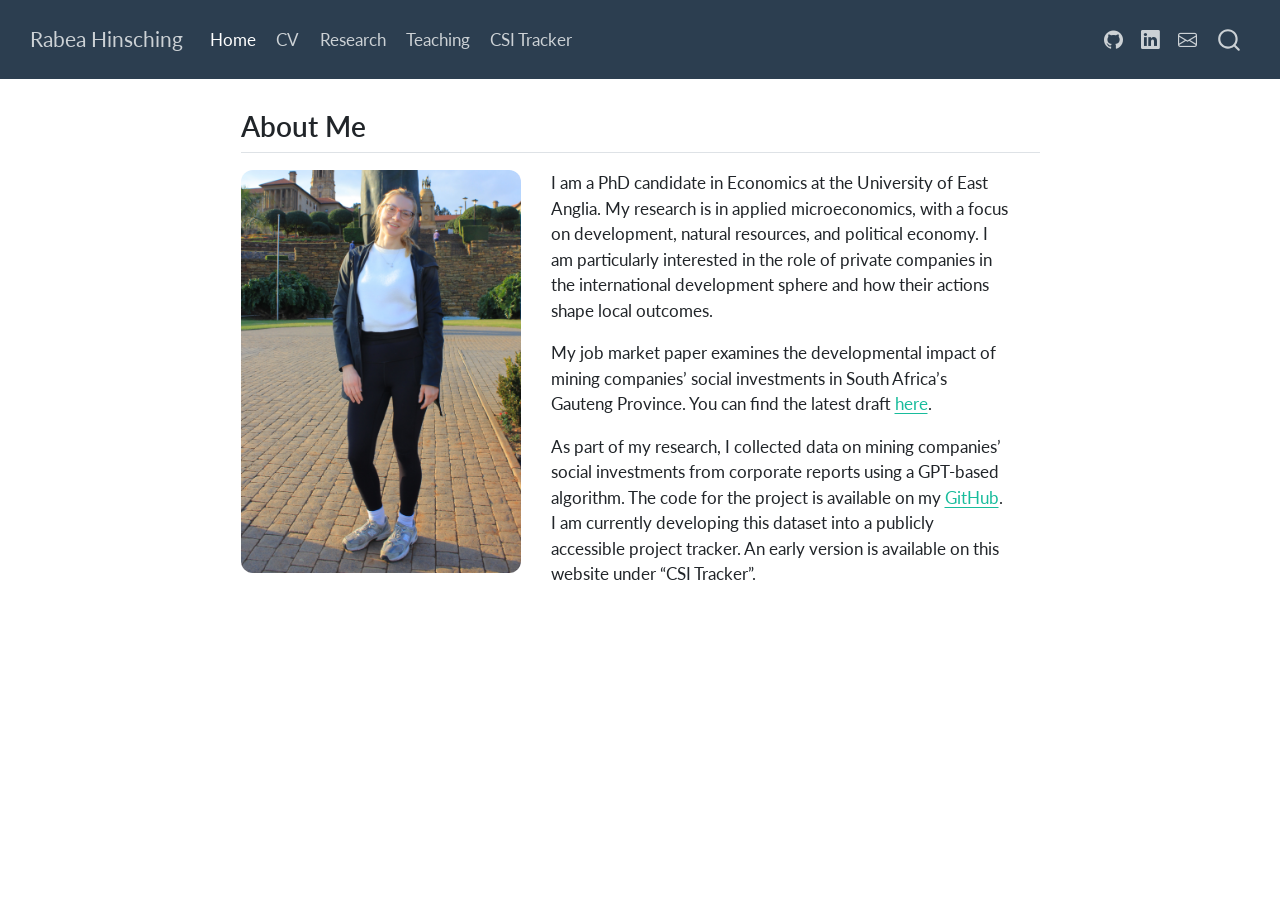
<file: docs/index.html>
<!DOCTYPE html>
<html xmlns="http://www.w3.org/1999/xhtml" lang="en" xml:lang="en"><head>

<meta charset="utf-8">
<meta name="generator" content="quarto-1.8.27">

<meta name="viewport" content="width=device-width, initial-scale=1.0, user-scalable=yes">

<meta name="description" content="Rabea Hinsching is a PhD candidate in Economics at the University of East Anglia. Her research focuses on development, natural resources, and political economy.">

<title>Rabea Hinsching | PhD Candidate in Economics – Rabea Hinsching</title>
<style>
code{white-space: pre-wrap;}
span.smallcaps{font-variant: small-caps;}
div.columns{display: flex; gap: min(4vw, 1.5em);}
div.column{flex: auto; overflow-x: auto;}
div.hanging-indent{margin-left: 1.5em; text-indent: -1.5em;}
ul.task-list{list-style: none;}
ul.task-list li input[type="checkbox"] {
  width: 0.8em;
  margin: 0 0.8em 0.2em -1em; /* quarto-specific, see https://github.com/quarto-dev/quarto-cli/issues/4556 */ 
  vertical-align: middle;
}
</style>


<script src="site_libs/quarto-nav/quarto-nav.js"></script>
<script src="site_libs/quarto-nav/headroom.min.js"></script>
<script src="site_libs/clipboard/clipboard.min.js"></script>
<script src="site_libs/quarto-search/autocomplete.umd.js"></script>
<script src="site_libs/quarto-search/fuse.min.js"></script>
<script src="site_libs/quarto-search/quarto-search.js"></script>
<meta name="quarto:offset" content="./">
<script src="site_libs/quarto-html/quarto.js" type="module"></script>
<script src="site_libs/quarto-html/tabsets/tabsets.js" type="module"></script>
<script src="site_libs/quarto-html/axe/axe-check.js" type="module"></script>
<script src="site_libs/quarto-html/popper.min.js"></script>
<script src="site_libs/quarto-html/tippy.umd.min.js"></script>
<script src="site_libs/quarto-html/anchor.min.js"></script>
<link href="site_libs/quarto-html/tippy.css" rel="stylesheet">
<link href="site_libs/quarto-html/quarto-syntax-highlighting-ed96de9b727972fe78a7b5d16c58bf87.css" rel="stylesheet" id="quarto-text-highlighting-styles">
<script src="site_libs/bootstrap/bootstrap.min.js"></script>
<link href="site_libs/bootstrap/bootstrap-icons.css" rel="stylesheet">
<link href="site_libs/bootstrap/bootstrap-f93c2b1f3f0577f377aefa4848a86a36.min.css" rel="stylesheet" append-hash="true" id="quarto-bootstrap" data-mode="light">
<script id="quarto-search-options" type="application/json">{
  "location": "navbar",
  "copy-button": false,
  "collapse-after": 3,
  "panel-placement": "end",
  "type": "overlay",
  "limit": 50,
  "keyboard-shortcut": [
    "f",
    "/",
    "s"
  ],
  "show-item-context": false,
  "language": {
    "search-no-results-text": "No results",
    "search-matching-documents-text": "matching documents",
    "search-copy-link-title": "Copy link to search",
    "search-hide-matches-text": "Hide additional matches",
    "search-more-match-text": "more match in this document",
    "search-more-matches-text": "more matches in this document",
    "search-clear-button-title": "Clear",
    "search-text-placeholder": "",
    "search-detached-cancel-button-title": "Cancel",
    "search-submit-button-title": "Submit",
    "search-label": "Search"
  }
}</script>


<link rel="stylesheet" href="styles.css">
</head>

<body class="nav-fixed fullcontent quarto-light">

<div id="quarto-search-results"></div>
  <header id="quarto-header" class="headroom fixed-top">
    <nav class="navbar navbar-expand-lg " data-bs-theme="dark">
      <div class="navbar-container container-fluid">
      <div class="navbar-brand-container mx-auto">
    <a class="navbar-brand" href="./index.html">
    <span class="navbar-title">Rabea Hinsching</span>
    </a>
  </div>
            <div id="quarto-search" class="" title="Search"></div>
          <button class="navbar-toggler" type="button" data-bs-toggle="collapse" data-bs-target="#navbarCollapse" aria-controls="navbarCollapse" role="menu" aria-expanded="false" aria-label="Toggle navigation" onclick="if (window.quartoToggleHeadroom) { window.quartoToggleHeadroom(); }">
  <span class="navbar-toggler-icon"></span>
</button>
          <div class="collapse navbar-collapse" id="navbarCollapse">
            <ul class="navbar-nav navbar-nav-scroll me-auto">
  <li class="nav-item">
    <a class="nav-link active" href="./index.html" aria-current="page"> 
<span class="menu-text">Home</span></a>
  </li>  
  <li class="nav-item">
    <a class="nav-link" href="./cv.html"> 
<span class="menu-text">CV</span></a>
  </li>  
  <li class="nav-item">
    <a class="nav-link" href="./research.html"> 
<span class="menu-text">Research</span></a>
  </li>  
  <li class="nav-item">
    <a class="nav-link" href="./teaching.html"> 
<span class="menu-text">Teaching</span></a>
  </li>  
  <li class="nav-item">
    <a class="nav-link" href="./tracker.html"> 
<span class="menu-text">CSI Tracker</span></a>
  </li>  
</ul>
            <ul class="navbar-nav navbar-nav-scroll ms-auto">
  <li class="nav-item compact">
    <a class="nav-link" href="https://github.com/rabeahinsching"> <i class="bi bi-github" role="img">
</i> 
<span class="menu-text"></span></a>
  </li>  
  <li class="nav-item compact">
    <a class="nav-link" href="https://www.linkedin.com/in/rabea-hinsching-03a186157"> <i class="bi bi-linkedin" role="img">
</i> 
<span class="menu-text"></span></a>
  </li>  
  <li class="nav-item compact">
    <a class="nav-link" href="mailto:r.hinsching@uea.ac.uk"> <i class="bi bi-envelope" role="img">
</i> 
<span class="menu-text"></span></a>
  </li>  
</ul>
          </div> <!-- /navcollapse -->
            <div class="quarto-navbar-tools">
</div>
      </div> <!-- /container-fluid -->
    </nav>
</header>
<!-- content -->
<div id="quarto-content" class="quarto-container page-columns page-rows-contents page-layout-article page-navbar">
<!-- sidebar -->
<!-- margin-sidebar -->
    
<!-- main -->
<main class="content" id="quarto-document-content">

<header id="title-block-header" class="quarto-title-block default">
<div class="quarto-title">
<h1 class="title">Rabea Hinsching | PhD Candidate in Economics</h1>
</div>

<div>
  <div class="description">
    Rabea Hinsching is a PhD candidate in Economics at the University of East Anglia. Her research focuses on development, natural resources, and political economy.
  </div>
</div>


<div class="quarto-title-meta">

    
  
    
  </div>
  


</header>


<section id="about-me" class="level2">
<h2 class="anchored" data-anchor-id="about-me">About Me</h2>
<div style="display: flex; align-items: flex-start; gap: 30px; margin-bottom: 30px;">
<p><img src="images/me2.jpg" alt="Rabea Hinsching" style="width:280px; border-radius:12px;"></p>
<div>
<p>I am a PhD candidate in Economics at the University of East Anglia. My research is in applied microeconomics, with a focus on development, natural resources, and political economy. I am particularly interested in the role of private companies in the international development sphere and how their actions shape local outcomes.</p>
<!--My work is also informed by perspectives from sociology and political economy, especially in understanding the role of local institutions, narratives, and power structures.-->
<p>My job market paper examines the developmental impact of mining companies’ social investments in South Africa’s Gauteng Province. You can find the latest draft <a href="https://drive.google.com/file/d/1Su8FBmJKlBsRZP-Xc4hiRn4sGrQ9kLhz/view?usp=sharing" target="_blank">here</a>.</p>
<p>As part of my research, I collected data on mining companies’ social investments from corporate reports using a GPT-based algorithm. The code for the project is available on my <a href="https://github.com/rabeahinsching/CSI_Database" target="_blank">GitHub</a>. I am currently developing this dataset into a publicly accessible project tracker. An early version is available on this website under “CSI Tracker”.</p>
<!-- **Research Interests:**

- Development Economics
- Natural Resource Economics
- Political Economy
- Corporate Social Responsibility -->
</div>
<hr>
</div>


</section>

</main> <!-- /main -->
<script id="quarto-html-after-body" type="application/javascript">
  window.document.addEventListener("DOMContentLoaded", function (event) {
    const icon = "";
    const anchorJS = new window.AnchorJS();
    anchorJS.options = {
      placement: 'right',
      icon: icon
    };
    anchorJS.add('.anchored');
    const isCodeAnnotation = (el) => {
      for (const clz of el.classList) {
        if (clz.startsWith('code-annotation-')) {                     
          return true;
        }
      }
      return false;
    }
    const onCopySuccess = function(e) {
      // button target
      const button = e.trigger;
      // don't keep focus
      button.blur();
      // flash "checked"
      button.classList.add('code-copy-button-checked');
      var currentTitle = button.getAttribute("title");
      button.setAttribute("title", "Copied!");
      let tooltip;
      if (window.bootstrap) {
        button.setAttribute("data-bs-toggle", "tooltip");
        button.setAttribute("data-bs-placement", "left");
        button.setAttribute("data-bs-title", "Copied!");
        tooltip = new bootstrap.Tooltip(button, 
          { trigger: "manual", 
            customClass: "code-copy-button-tooltip",
            offset: [0, -8]});
        tooltip.show();    
      }
      setTimeout(function() {
        if (tooltip) {
          tooltip.hide();
          button.removeAttribute("data-bs-title");
          button.removeAttribute("data-bs-toggle");
          button.removeAttribute("data-bs-placement");
        }
        button.setAttribute("title", currentTitle);
        button.classList.remove('code-copy-button-checked');
      }, 1000);
      // clear code selection
      e.clearSelection();
    }
    const getTextToCopy = function(trigger) {
      const outerScaffold = trigger.parentElement.cloneNode(true);
      const codeEl = outerScaffold.querySelector('code');
      for (const childEl of codeEl.children) {
        if (isCodeAnnotation(childEl)) {
          childEl.remove();
        }
      }
      return codeEl.innerText;
    }
    const clipboard = new window.ClipboardJS('.code-copy-button:not([data-in-quarto-modal])', {
      text: getTextToCopy
    });
    clipboard.on('success', onCopySuccess);
    if (window.document.getElementById('quarto-embedded-source-code-modal')) {
      const clipboardModal = new window.ClipboardJS('.code-copy-button[data-in-quarto-modal]', {
        text: getTextToCopy,
        container: window.document.getElementById('quarto-embedded-source-code-modal')
      });
      clipboardModal.on('success', onCopySuccess);
    }
      var localhostRegex = new RegExp(/^(?:http|https):\/\/localhost\:?[0-9]*\//);
      var mailtoRegex = new RegExp(/^mailto:/);
        var filterRegex = new RegExp("https:\/\/rabeahinsching\.github\.io\/");
      var isInternal = (href) => {
          return filterRegex.test(href) || localhostRegex.test(href) || mailtoRegex.test(href);
      }
      // Inspect non-navigation links and adorn them if external
     var links = window.document.querySelectorAll('a[href]:not(.nav-link):not(.navbar-brand):not(.toc-action):not(.sidebar-link):not(.sidebar-item-toggle):not(.pagination-link):not(.no-external):not([aria-hidden]):not(.dropdown-item):not(.quarto-navigation-tool):not(.about-link)');
      for (var i=0; i<links.length; i++) {
        const link = links[i];
        if (!isInternal(link.href)) {
          // undo the damage that might have been done by quarto-nav.js in the case of
          // links that we want to consider external
          if (link.dataset.originalHref !== undefined) {
            link.href = link.dataset.originalHref;
          }
        }
      }
    function tippyHover(el, contentFn, onTriggerFn, onUntriggerFn) {
      const config = {
        allowHTML: true,
        maxWidth: 500,
        delay: 100,
        arrow: false,
        appendTo: function(el) {
            return el.parentElement;
        },
        interactive: true,
        interactiveBorder: 10,
        theme: 'quarto',
        placement: 'bottom-start',
      };
      if (contentFn) {
        config.content = contentFn;
      }
      if (onTriggerFn) {
        config.onTrigger = onTriggerFn;
      }
      if (onUntriggerFn) {
        config.onUntrigger = onUntriggerFn;
      }
      window.tippy(el, config); 
    }
    const noterefs = window.document.querySelectorAll('a[role="doc-noteref"]');
    for (var i=0; i<noterefs.length; i++) {
      const ref = noterefs[i];
      tippyHover(ref, function() {
        // use id or data attribute instead here
        let href = ref.getAttribute('data-footnote-href') || ref.getAttribute('href');
        try { href = new URL(href).hash; } catch {}
        const id = href.replace(/^#\/?/, "");
        const note = window.document.getElementById(id);
        if (note) {
          return note.innerHTML;
        } else {
          return "";
        }
      });
    }
    const xrefs = window.document.querySelectorAll('a.quarto-xref');
    const processXRef = (id, note) => {
      // Strip column container classes
      const stripColumnClz = (el) => {
        el.classList.remove("page-full", "page-columns");
        if (el.children) {
          for (const child of el.children) {
            stripColumnClz(child);
          }
        }
      }
      stripColumnClz(note)
      if (id === null || id.startsWith('sec-')) {
        // Special case sections, only their first couple elements
        const container = document.createElement("div");
        if (note.children && note.children.length > 2) {
          container.appendChild(note.children[0].cloneNode(true));
          for (let i = 1; i < note.children.length; i++) {
            const child = note.children[i];
            if (child.tagName === "P" && child.innerText === "") {
              continue;
            } else {
              container.appendChild(child.cloneNode(true));
              break;
            }
          }
          if (window.Quarto?.typesetMath) {
            window.Quarto.typesetMath(container);
          }
          return container.innerHTML
        } else {
          if (window.Quarto?.typesetMath) {
            window.Quarto.typesetMath(note);
          }
          return note.innerHTML;
        }
      } else {
        // Remove any anchor links if they are present
        const anchorLink = note.querySelector('a.anchorjs-link');
        if (anchorLink) {
          anchorLink.remove();
        }
        if (window.Quarto?.typesetMath) {
          window.Quarto.typesetMath(note);
        }
        if (note.classList.contains("callout")) {
          return note.outerHTML;
        } else {
          return note.innerHTML;
        }
      }
    }
    for (var i=0; i<xrefs.length; i++) {
      const xref = xrefs[i];
      tippyHover(xref, undefined, function(instance) {
        instance.disable();
        let url = xref.getAttribute('href');
        let hash = undefined; 
        if (url.startsWith('#')) {
          hash = url;
        } else {
          try { hash = new URL(url).hash; } catch {}
        }
        if (hash) {
          const id = hash.replace(/^#\/?/, "");
          const note = window.document.getElementById(id);
          if (note !== null) {
            try {
              const html = processXRef(id, note.cloneNode(true));
              instance.setContent(html);
            } finally {
              instance.enable();
              instance.show();
            }
          } else {
            // See if we can fetch this
            fetch(url.split('#')[0])
            .then(res => res.text())
            .then(html => {
              const parser = new DOMParser();
              const htmlDoc = parser.parseFromString(html, "text/html");
              const note = htmlDoc.getElementById(id);
              if (note !== null) {
                const html = processXRef(id, note);
                instance.setContent(html);
              } 
            }).finally(() => {
              instance.enable();
              instance.show();
            });
          }
        } else {
          // See if we can fetch a full url (with no hash to target)
          // This is a special case and we should probably do some content thinning / targeting
          fetch(url)
          .then(res => res.text())
          .then(html => {
            const parser = new DOMParser();
            const htmlDoc = parser.parseFromString(html, "text/html");
            const note = htmlDoc.querySelector('main.content');
            if (note !== null) {
              // This should only happen for chapter cross references
              // (since there is no id in the URL)
              // remove the first header
              if (note.children.length > 0 && note.children[0].tagName === "HEADER") {
                note.children[0].remove();
              }
              const html = processXRef(null, note);
              instance.setContent(html);
            } 
          }).finally(() => {
            instance.enable();
            instance.show();
          });
        }
      }, function(instance) {
      });
    }
        let selectedAnnoteEl;
        const selectorForAnnotation = ( cell, annotation) => {
          let cellAttr = 'data-code-cell="' + cell + '"';
          let lineAttr = 'data-code-annotation="' +  annotation + '"';
          const selector = 'span[' + cellAttr + '][' + lineAttr + ']';
          return selector;
        }
        const selectCodeLines = (annoteEl) => {
          const doc = window.document;
          const targetCell = annoteEl.getAttribute("data-target-cell");
          const targetAnnotation = annoteEl.getAttribute("data-target-annotation");
          const annoteSpan = window.document.querySelector(selectorForAnnotation(targetCell, targetAnnotation));
          const lines = annoteSpan.getAttribute("data-code-lines").split(",");
          const lineIds = lines.map((line) => {
            return targetCell + "-" + line;
          })
          let top = null;
          let height = null;
          let parent = null;
          if (lineIds.length > 0) {
              //compute the position of the single el (top and bottom and make a div)
              const el = window.document.getElementById(lineIds[0]);
              top = el.offsetTop;
              height = el.offsetHeight;
              parent = el.parentElement.parentElement;
            if (lineIds.length > 1) {
              const lastEl = window.document.getElementById(lineIds[lineIds.length - 1]);
              const bottom = lastEl.offsetTop + lastEl.offsetHeight;
              height = bottom - top;
            }
            if (top !== null && height !== null && parent !== null) {
              // cook up a div (if necessary) and position it 
              let div = window.document.getElementById("code-annotation-line-highlight");
              if (div === null) {
                div = window.document.createElement("div");
                div.setAttribute("id", "code-annotation-line-highlight");
                div.style.position = 'absolute';
                parent.appendChild(div);
              }
              div.style.top = top - 2 + "px";
              div.style.height = height + 4 + "px";
              div.style.left = 0;
              let gutterDiv = window.document.getElementById("code-annotation-line-highlight-gutter");
              if (gutterDiv === null) {
                gutterDiv = window.document.createElement("div");
                gutterDiv.setAttribute("id", "code-annotation-line-highlight-gutter");
                gutterDiv.style.position = 'absolute';
                const codeCell = window.document.getElementById(targetCell);
                const gutter = codeCell.querySelector('.code-annotation-gutter');
                gutter.appendChild(gutterDiv);
              }
              gutterDiv.style.top = top - 2 + "px";
              gutterDiv.style.height = height + 4 + "px";
            }
            selectedAnnoteEl = annoteEl;
          }
        };
        const unselectCodeLines = () => {
          const elementsIds = ["code-annotation-line-highlight", "code-annotation-line-highlight-gutter"];
          elementsIds.forEach((elId) => {
            const div = window.document.getElementById(elId);
            if (div) {
              div.remove();
            }
          });
          selectedAnnoteEl = undefined;
        };
          // Handle positioning of the toggle
      window.addEventListener(
        "resize",
        throttle(() => {
          elRect = undefined;
          if (selectedAnnoteEl) {
            selectCodeLines(selectedAnnoteEl);
          }
        }, 10)
      );
      function throttle(fn, ms) {
      let throttle = false;
      let timer;
        return (...args) => {
          if(!throttle) { // first call gets through
              fn.apply(this, args);
              throttle = true;
          } else { // all the others get throttled
              if(timer) clearTimeout(timer); // cancel #2
              timer = setTimeout(() => {
                fn.apply(this, args);
                timer = throttle = false;
              }, ms);
          }
        };
      }
        // Attach click handler to the DT
        const annoteDls = window.document.querySelectorAll('dt[data-target-cell]');
        for (const annoteDlNode of annoteDls) {
          annoteDlNode.addEventListener('click', (event) => {
            const clickedEl = event.target;
            if (clickedEl !== selectedAnnoteEl) {
              unselectCodeLines();
              const activeEl = window.document.querySelector('dt[data-target-cell].code-annotation-active');
              if (activeEl) {
                activeEl.classList.remove('code-annotation-active');
              }
              selectCodeLines(clickedEl);
              clickedEl.classList.add('code-annotation-active');
            } else {
              // Unselect the line
              unselectCodeLines();
              clickedEl.classList.remove('code-annotation-active');
            }
          });
        }
    const findCites = (el) => {
      const parentEl = el.parentElement;
      if (parentEl) {
        const cites = parentEl.dataset.cites;
        if (cites) {
          return {
            el,
            cites: cites.split(' ')
          };
        } else {
          return findCites(el.parentElement)
        }
      } else {
        return undefined;
      }
    };
    var bibliorefs = window.document.querySelectorAll('a[role="doc-biblioref"]');
    for (var i=0; i<bibliorefs.length; i++) {
      const ref = bibliorefs[i];
      const citeInfo = findCites(ref);
      if (citeInfo) {
        tippyHover(citeInfo.el, function() {
          var popup = window.document.createElement('div');
          citeInfo.cites.forEach(function(cite) {
            var citeDiv = window.document.createElement('div');
            citeDiv.classList.add('hanging-indent');
            citeDiv.classList.add('csl-entry');
            var biblioDiv = window.document.getElementById('ref-' + cite);
            if (biblioDiv) {
              citeDiv.innerHTML = biblioDiv.innerHTML;
            }
            popup.appendChild(citeDiv);
          });
          return popup.innerHTML;
        });
      }
    }
  });
  </script>
</div> <!-- /content -->




</body></html>
</file>
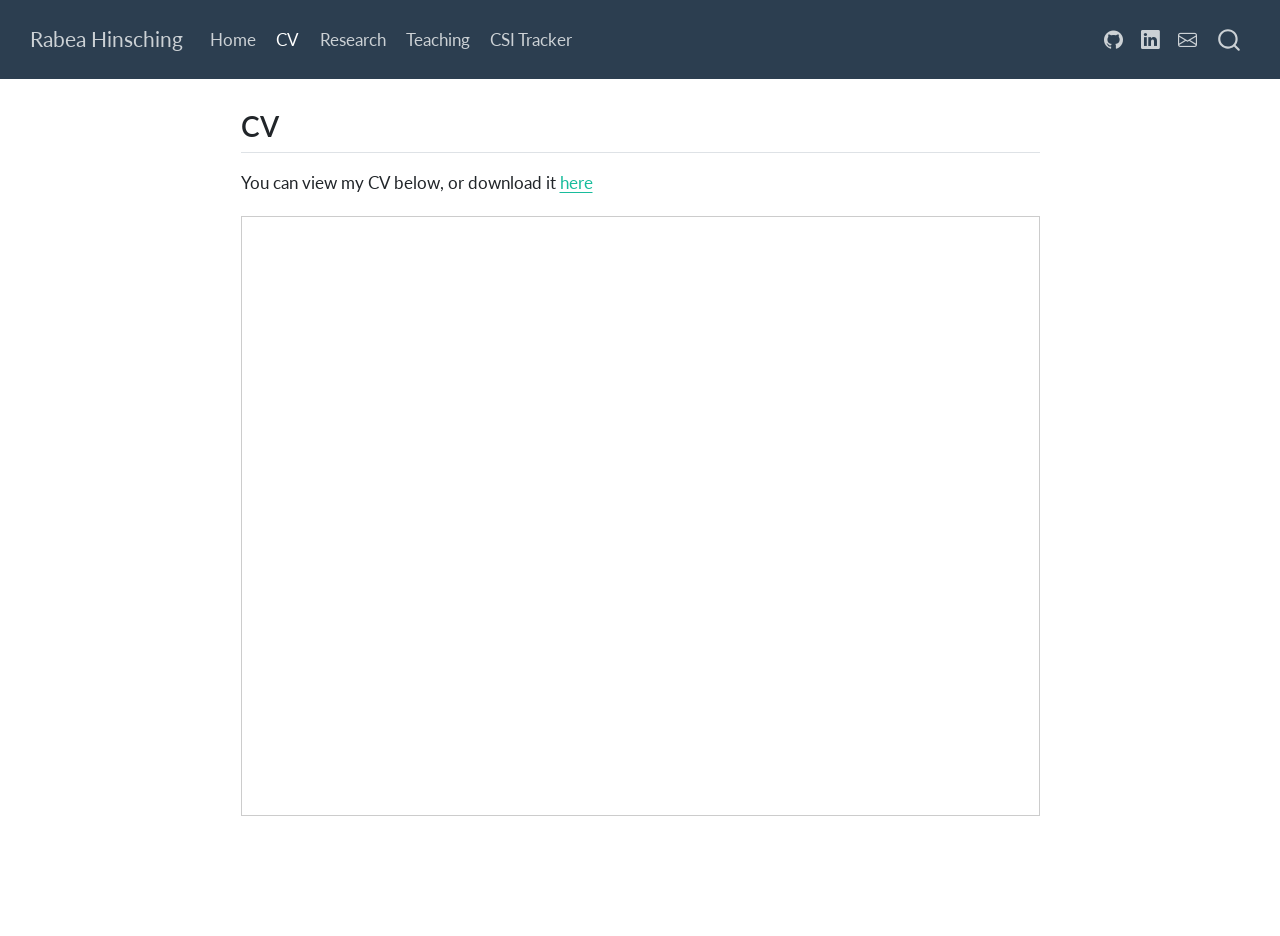
<file: docs/cv.html>
<!DOCTYPE html>
<html xmlns="http://www.w3.org/1999/xhtml" lang="en" xml:lang="en"><head>

<meta charset="utf-8">
<meta name="generator" content="quarto-1.8.27">

<meta name="viewport" content="width=device-width, initial-scale=1.0, user-scalable=yes">


<title>cv – Rabea Hinsching</title>
<style>
code{white-space: pre-wrap;}
span.smallcaps{font-variant: small-caps;}
div.columns{display: flex; gap: min(4vw, 1.5em);}
div.column{flex: auto; overflow-x: auto;}
div.hanging-indent{margin-left: 1.5em; text-indent: -1.5em;}
ul.task-list{list-style: none;}
ul.task-list li input[type="checkbox"] {
  width: 0.8em;
  margin: 0 0.8em 0.2em -1em; /* quarto-specific, see https://github.com/quarto-dev/quarto-cli/issues/4556 */ 
  vertical-align: middle;
}
</style>


<script src="site_libs/quarto-nav/quarto-nav.js"></script>
<script src="site_libs/quarto-nav/headroom.min.js"></script>
<script src="site_libs/clipboard/clipboard.min.js"></script>
<script src="site_libs/quarto-search/autocomplete.umd.js"></script>
<script src="site_libs/quarto-search/fuse.min.js"></script>
<script src="site_libs/quarto-search/quarto-search.js"></script>
<meta name="quarto:offset" content="./">
<script src="site_libs/quarto-html/quarto.js" type="module"></script>
<script src="site_libs/quarto-html/tabsets/tabsets.js" type="module"></script>
<script src="site_libs/quarto-html/axe/axe-check.js" type="module"></script>
<script src="site_libs/quarto-html/popper.min.js"></script>
<script src="site_libs/quarto-html/tippy.umd.min.js"></script>
<script src="site_libs/quarto-html/anchor.min.js"></script>
<link href="site_libs/quarto-html/tippy.css" rel="stylesheet">
<link href="site_libs/quarto-html/quarto-syntax-highlighting-ed96de9b727972fe78a7b5d16c58bf87.css" rel="stylesheet" id="quarto-text-highlighting-styles">
<script src="site_libs/bootstrap/bootstrap.min.js"></script>
<link href="site_libs/bootstrap/bootstrap-icons.css" rel="stylesheet">
<link href="site_libs/bootstrap/bootstrap-f93c2b1f3f0577f377aefa4848a86a36.min.css" rel="stylesheet" append-hash="true" id="quarto-bootstrap" data-mode="light">
<script id="quarto-search-options" type="application/json">{
  "location": "navbar",
  "copy-button": false,
  "collapse-after": 3,
  "panel-placement": "end",
  "type": "overlay",
  "limit": 50,
  "keyboard-shortcut": [
    "f",
    "/",
    "s"
  ],
  "show-item-context": false,
  "language": {
    "search-no-results-text": "No results",
    "search-matching-documents-text": "matching documents",
    "search-copy-link-title": "Copy link to search",
    "search-hide-matches-text": "Hide additional matches",
    "search-more-match-text": "more match in this document",
    "search-more-matches-text": "more matches in this document",
    "search-clear-button-title": "Clear",
    "search-text-placeholder": "",
    "search-detached-cancel-button-title": "Cancel",
    "search-submit-button-title": "Submit",
    "search-label": "Search"
  }
}</script>


<link rel="stylesheet" href="styles.css">
</head>

<body class="nav-fixed fullcontent quarto-light">

<div id="quarto-search-results"></div>
  <header id="quarto-header" class="headroom fixed-top">
    <nav class="navbar navbar-expand-lg " data-bs-theme="dark">
      <div class="navbar-container container-fluid">
      <div class="navbar-brand-container mx-auto">
    <a class="navbar-brand" href="./index.html">
    <span class="navbar-title">Rabea Hinsching</span>
    </a>
  </div>
            <div id="quarto-search" class="" title="Search"></div>
          <button class="navbar-toggler" type="button" data-bs-toggle="collapse" data-bs-target="#navbarCollapse" aria-controls="navbarCollapse" role="menu" aria-expanded="false" aria-label="Toggle navigation" onclick="if (window.quartoToggleHeadroom) { window.quartoToggleHeadroom(); }">
  <span class="navbar-toggler-icon"></span>
</button>
          <div class="collapse navbar-collapse" id="navbarCollapse">
            <ul class="navbar-nav navbar-nav-scroll me-auto">
  <li class="nav-item">
    <a class="nav-link" href="./index.html"> 
<span class="menu-text">Home</span></a>
  </li>  
  <li class="nav-item">
    <a class="nav-link active" href="./cv.html" aria-current="page"> 
<span class="menu-text">CV</span></a>
  </li>  
  <li class="nav-item">
    <a class="nav-link" href="./research.html"> 
<span class="menu-text">Research</span></a>
  </li>  
  <li class="nav-item">
    <a class="nav-link" href="./teaching.html"> 
<span class="menu-text">Teaching</span></a>
  </li>  
  <li class="nav-item">
    <a class="nav-link" href="./tracker.html"> 
<span class="menu-text">CSI Tracker</span></a>
  </li>  
</ul>
            <ul class="navbar-nav navbar-nav-scroll ms-auto">
  <li class="nav-item compact">
    <a class="nav-link" href="https://github.com/rabeahinsching"> <i class="bi bi-github" role="img">
</i> 
<span class="menu-text"></span></a>
  </li>  
  <li class="nav-item compact">
    <a class="nav-link" href="https://www.linkedin.com/in/rabea-hinsching-03a186157"> <i class="bi bi-linkedin" role="img">
</i> 
<span class="menu-text"></span></a>
  </li>  
  <li class="nav-item compact">
    <a class="nav-link" href="mailto:r.hinsching@uea.ac.uk"> <i class="bi bi-envelope" role="img">
</i> 
<span class="menu-text"></span></a>
  </li>  
</ul>
          </div> <!-- /navcollapse -->
            <div class="quarto-navbar-tools">
</div>
      </div> <!-- /container-fluid -->
    </nav>
</header>
<!-- content -->
<div id="quarto-content" class="quarto-container page-columns page-rows-contents page-layout-article page-navbar">
<!-- sidebar -->
<!-- margin-sidebar -->
    
<!-- main -->
<main class="content" id="quarto-document-content"><header id="title-block-header" class="quarto-title-block"></header>




<section id="cv" class="level2">
<h2 class="anchored" data-anchor-id="cv">CV</h2>
<p>You can view my CV below, or download it <a href="https://drive.google.com/file/d/1oyokQOJvD-iylXt3pL5NebQwkl7k5tCo/view?usp=share_link" target="_blank">here</a></p>
<div style="margin-top:20px; margin-bottom:20px;">
<p><iframe src="CV_October2026.pdf" width="100%" height="600px" style="border:1px solid #ccc;"></iframe></p>
</div>


</section>

</main> <!-- /main -->
<script id="quarto-html-after-body" type="application/javascript">
  window.document.addEventListener("DOMContentLoaded", function (event) {
    const icon = "";
    const anchorJS = new window.AnchorJS();
    anchorJS.options = {
      placement: 'right',
      icon: icon
    };
    anchorJS.add('.anchored');
    const isCodeAnnotation = (el) => {
      for (const clz of el.classList) {
        if (clz.startsWith('code-annotation-')) {                     
          return true;
        }
      }
      return false;
    }
    const onCopySuccess = function(e) {
      // button target
      const button = e.trigger;
      // don't keep focus
      button.blur();
      // flash "checked"
      button.classList.add('code-copy-button-checked');
      var currentTitle = button.getAttribute("title");
      button.setAttribute("title", "Copied!");
      let tooltip;
      if (window.bootstrap) {
        button.setAttribute("data-bs-toggle", "tooltip");
        button.setAttribute("data-bs-placement", "left");
        button.setAttribute("data-bs-title", "Copied!");
        tooltip = new bootstrap.Tooltip(button, 
          { trigger: "manual", 
            customClass: "code-copy-button-tooltip",
            offset: [0, -8]});
        tooltip.show();    
      }
      setTimeout(function() {
        if (tooltip) {
          tooltip.hide();
          button.removeAttribute("data-bs-title");
          button.removeAttribute("data-bs-toggle");
          button.removeAttribute("data-bs-placement");
        }
        button.setAttribute("title", currentTitle);
        button.classList.remove('code-copy-button-checked');
      }, 1000);
      // clear code selection
      e.clearSelection();
    }
    const getTextToCopy = function(trigger) {
      const outerScaffold = trigger.parentElement.cloneNode(true);
      const codeEl = outerScaffold.querySelector('code');
      for (const childEl of codeEl.children) {
        if (isCodeAnnotation(childEl)) {
          childEl.remove();
        }
      }
      return codeEl.innerText;
    }
    const clipboard = new window.ClipboardJS('.code-copy-button:not([data-in-quarto-modal])', {
      text: getTextToCopy
    });
    clipboard.on('success', onCopySuccess);
    if (window.document.getElementById('quarto-embedded-source-code-modal')) {
      const clipboardModal = new window.ClipboardJS('.code-copy-button[data-in-quarto-modal]', {
        text: getTextToCopy,
        container: window.document.getElementById('quarto-embedded-source-code-modal')
      });
      clipboardModal.on('success', onCopySuccess);
    }
      var localhostRegex = new RegExp(/^(?:http|https):\/\/localhost\:?[0-9]*\//);
      var mailtoRegex = new RegExp(/^mailto:/);
        var filterRegex = new RegExp("https:\/\/rabeahinsching\.github\.io\/");
      var isInternal = (href) => {
          return filterRegex.test(href) || localhostRegex.test(href) || mailtoRegex.test(href);
      }
      // Inspect non-navigation links and adorn them if external
     var links = window.document.querySelectorAll('a[href]:not(.nav-link):not(.navbar-brand):not(.toc-action):not(.sidebar-link):not(.sidebar-item-toggle):not(.pagination-link):not(.no-external):not([aria-hidden]):not(.dropdown-item):not(.quarto-navigation-tool):not(.about-link)');
      for (var i=0; i<links.length; i++) {
        const link = links[i];
        if (!isInternal(link.href)) {
          // undo the damage that might have been done by quarto-nav.js in the case of
          // links that we want to consider external
          if (link.dataset.originalHref !== undefined) {
            link.href = link.dataset.originalHref;
          }
        }
      }
    function tippyHover(el, contentFn, onTriggerFn, onUntriggerFn) {
      const config = {
        allowHTML: true,
        maxWidth: 500,
        delay: 100,
        arrow: false,
        appendTo: function(el) {
            return el.parentElement;
        },
        interactive: true,
        interactiveBorder: 10,
        theme: 'quarto',
        placement: 'bottom-start',
      };
      if (contentFn) {
        config.content = contentFn;
      }
      if (onTriggerFn) {
        config.onTrigger = onTriggerFn;
      }
      if (onUntriggerFn) {
        config.onUntrigger = onUntriggerFn;
      }
      window.tippy(el, config); 
    }
    const noterefs = window.document.querySelectorAll('a[role="doc-noteref"]');
    for (var i=0; i<noterefs.length; i++) {
      const ref = noterefs[i];
      tippyHover(ref, function() {
        // use id or data attribute instead here
        let href = ref.getAttribute('data-footnote-href') || ref.getAttribute('href');
        try { href = new URL(href).hash; } catch {}
        const id = href.replace(/^#\/?/, "");
        const note = window.document.getElementById(id);
        if (note) {
          return note.innerHTML;
        } else {
          return "";
        }
      });
    }
    const xrefs = window.document.querySelectorAll('a.quarto-xref');
    const processXRef = (id, note) => {
      // Strip column container classes
      const stripColumnClz = (el) => {
        el.classList.remove("page-full", "page-columns");
        if (el.children) {
          for (const child of el.children) {
            stripColumnClz(child);
          }
        }
      }
      stripColumnClz(note)
      if (id === null || id.startsWith('sec-')) {
        // Special case sections, only their first couple elements
        const container = document.createElement("div");
        if (note.children && note.children.length > 2) {
          container.appendChild(note.children[0].cloneNode(true));
          for (let i = 1; i < note.children.length; i++) {
            const child = note.children[i];
            if (child.tagName === "P" && child.innerText === "") {
              continue;
            } else {
              container.appendChild(child.cloneNode(true));
              break;
            }
          }
          if (window.Quarto?.typesetMath) {
            window.Quarto.typesetMath(container);
          }
          return container.innerHTML
        } else {
          if (window.Quarto?.typesetMath) {
            window.Quarto.typesetMath(note);
          }
          return note.innerHTML;
        }
      } else {
        // Remove any anchor links if they are present
        const anchorLink = note.querySelector('a.anchorjs-link');
        if (anchorLink) {
          anchorLink.remove();
        }
        if (window.Quarto?.typesetMath) {
          window.Quarto.typesetMath(note);
        }
        if (note.classList.contains("callout")) {
          return note.outerHTML;
        } else {
          return note.innerHTML;
        }
      }
    }
    for (var i=0; i<xrefs.length; i++) {
      const xref = xrefs[i];
      tippyHover(xref, undefined, function(instance) {
        instance.disable();
        let url = xref.getAttribute('href');
        let hash = undefined; 
        if (url.startsWith('#')) {
          hash = url;
        } else {
          try { hash = new URL(url).hash; } catch {}
        }
        if (hash) {
          const id = hash.replace(/^#\/?/, "");
          const note = window.document.getElementById(id);
          if (note !== null) {
            try {
              const html = processXRef(id, note.cloneNode(true));
              instance.setContent(html);
            } finally {
              instance.enable();
              instance.show();
            }
          } else {
            // See if we can fetch this
            fetch(url.split('#')[0])
            .then(res => res.text())
            .then(html => {
              const parser = new DOMParser();
              const htmlDoc = parser.parseFromString(html, "text/html");
              const note = htmlDoc.getElementById(id);
              if (note !== null) {
                const html = processXRef(id, note);
                instance.setContent(html);
              } 
            }).finally(() => {
              instance.enable();
              instance.show();
            });
          }
        } else {
          // See if we can fetch a full url (with no hash to target)
          // This is a special case and we should probably do some content thinning / targeting
          fetch(url)
          .then(res => res.text())
          .then(html => {
            const parser = new DOMParser();
            const htmlDoc = parser.parseFromString(html, "text/html");
            const note = htmlDoc.querySelector('main.content');
            if (note !== null) {
              // This should only happen for chapter cross references
              // (since there is no id in the URL)
              // remove the first header
              if (note.children.length > 0 && note.children[0].tagName === "HEADER") {
                note.children[0].remove();
              }
              const html = processXRef(null, note);
              instance.setContent(html);
            } 
          }).finally(() => {
            instance.enable();
            instance.show();
          });
        }
      }, function(instance) {
      });
    }
        let selectedAnnoteEl;
        const selectorForAnnotation = ( cell, annotation) => {
          let cellAttr = 'data-code-cell="' + cell + '"';
          let lineAttr = 'data-code-annotation="' +  annotation + '"';
          const selector = 'span[' + cellAttr + '][' + lineAttr + ']';
          return selector;
        }
        const selectCodeLines = (annoteEl) => {
          const doc = window.document;
          const targetCell = annoteEl.getAttribute("data-target-cell");
          const targetAnnotation = annoteEl.getAttribute("data-target-annotation");
          const annoteSpan = window.document.querySelector(selectorForAnnotation(targetCell, targetAnnotation));
          const lines = annoteSpan.getAttribute("data-code-lines").split(",");
          const lineIds = lines.map((line) => {
            return targetCell + "-" + line;
          })
          let top = null;
          let height = null;
          let parent = null;
          if (lineIds.length > 0) {
              //compute the position of the single el (top and bottom and make a div)
              const el = window.document.getElementById(lineIds[0]);
              top = el.offsetTop;
              height = el.offsetHeight;
              parent = el.parentElement.parentElement;
            if (lineIds.length > 1) {
              const lastEl = window.document.getElementById(lineIds[lineIds.length - 1]);
              const bottom = lastEl.offsetTop + lastEl.offsetHeight;
              height = bottom - top;
            }
            if (top !== null && height !== null && parent !== null) {
              // cook up a div (if necessary) and position it 
              let div = window.document.getElementById("code-annotation-line-highlight");
              if (div === null) {
                div = window.document.createElement("div");
                div.setAttribute("id", "code-annotation-line-highlight");
                div.style.position = 'absolute';
                parent.appendChild(div);
              }
              div.style.top = top - 2 + "px";
              div.style.height = height + 4 + "px";
              div.style.left = 0;
              let gutterDiv = window.document.getElementById("code-annotation-line-highlight-gutter");
              if (gutterDiv === null) {
                gutterDiv = window.document.createElement("div");
                gutterDiv.setAttribute("id", "code-annotation-line-highlight-gutter");
                gutterDiv.style.position = 'absolute';
                const codeCell = window.document.getElementById(targetCell);
                const gutter = codeCell.querySelector('.code-annotation-gutter');
                gutter.appendChild(gutterDiv);
              }
              gutterDiv.style.top = top - 2 + "px";
              gutterDiv.style.height = height + 4 + "px";
            }
            selectedAnnoteEl = annoteEl;
          }
        };
        const unselectCodeLines = () => {
          const elementsIds = ["code-annotation-line-highlight", "code-annotation-line-highlight-gutter"];
          elementsIds.forEach((elId) => {
            const div = window.document.getElementById(elId);
            if (div) {
              div.remove();
            }
          });
          selectedAnnoteEl = undefined;
        };
          // Handle positioning of the toggle
      window.addEventListener(
        "resize",
        throttle(() => {
          elRect = undefined;
          if (selectedAnnoteEl) {
            selectCodeLines(selectedAnnoteEl);
          }
        }, 10)
      );
      function throttle(fn, ms) {
      let throttle = false;
      let timer;
        return (...args) => {
          if(!throttle) { // first call gets through
              fn.apply(this, args);
              throttle = true;
          } else { // all the others get throttled
              if(timer) clearTimeout(timer); // cancel #2
              timer = setTimeout(() => {
                fn.apply(this, args);
                timer = throttle = false;
              }, ms);
          }
        };
      }
        // Attach click handler to the DT
        const annoteDls = window.document.querySelectorAll('dt[data-target-cell]');
        for (const annoteDlNode of annoteDls) {
          annoteDlNode.addEventListener('click', (event) => {
            const clickedEl = event.target;
            if (clickedEl !== selectedAnnoteEl) {
              unselectCodeLines();
              const activeEl = window.document.querySelector('dt[data-target-cell].code-annotation-active');
              if (activeEl) {
                activeEl.classList.remove('code-annotation-active');
              }
              selectCodeLines(clickedEl);
              clickedEl.classList.add('code-annotation-active');
            } else {
              // Unselect the line
              unselectCodeLines();
              clickedEl.classList.remove('code-annotation-active');
            }
          });
        }
    const findCites = (el) => {
      const parentEl = el.parentElement;
      if (parentEl) {
        const cites = parentEl.dataset.cites;
        if (cites) {
          return {
            el,
            cites: cites.split(' ')
          };
        } else {
          return findCites(el.parentElement)
        }
      } else {
        return undefined;
      }
    };
    var bibliorefs = window.document.querySelectorAll('a[role="doc-biblioref"]');
    for (var i=0; i<bibliorefs.length; i++) {
      const ref = bibliorefs[i];
      const citeInfo = findCites(ref);
      if (citeInfo) {
        tippyHover(citeInfo.el, function() {
          var popup = window.document.createElement('div');
          citeInfo.cites.forEach(function(cite) {
            var citeDiv = window.document.createElement('div');
            citeDiv.classList.add('hanging-indent');
            citeDiv.classList.add('csl-entry');
            var biblioDiv = window.document.getElementById('ref-' + cite);
            if (biblioDiv) {
              citeDiv.innerHTML = biblioDiv.innerHTML;
            }
            popup.appendChild(citeDiv);
          });
          return popup.innerHTML;
        });
      }
    }
  });
  </script>
</div> <!-- /content -->




</body></html>
</file>
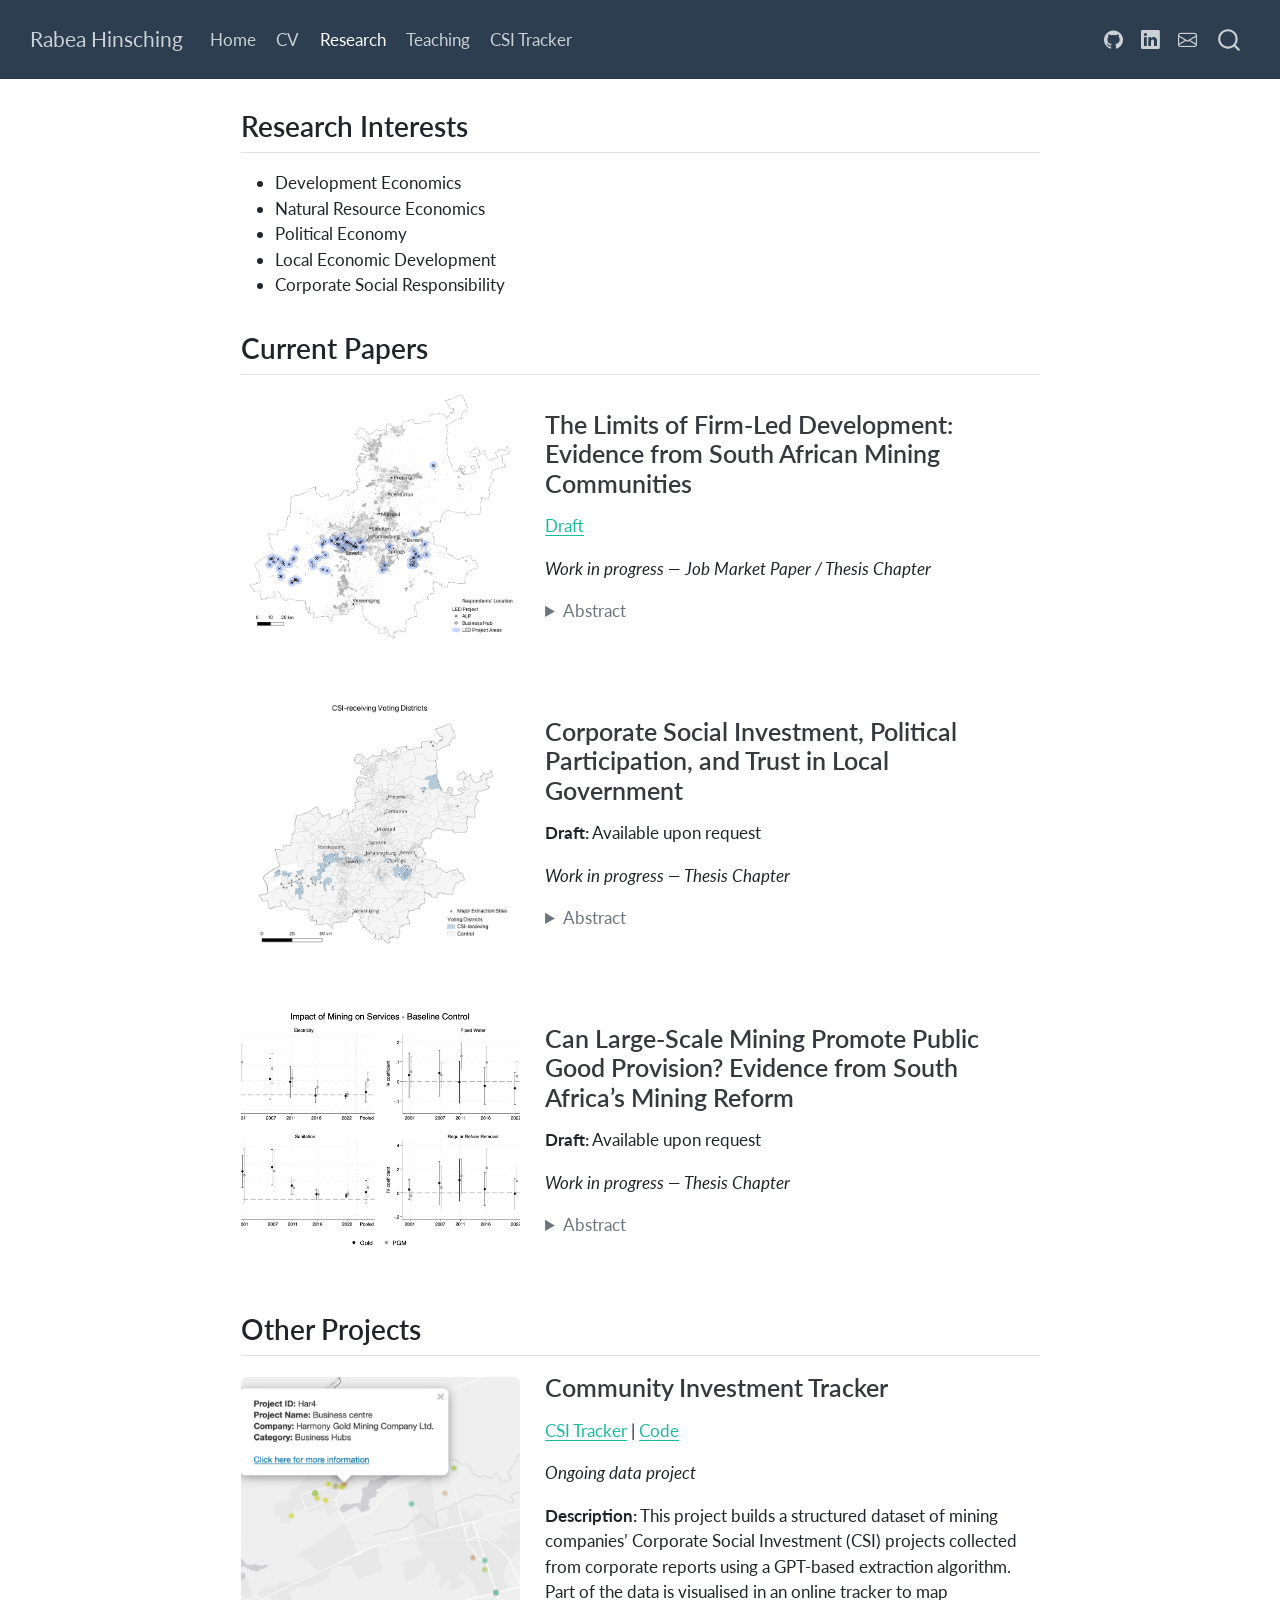
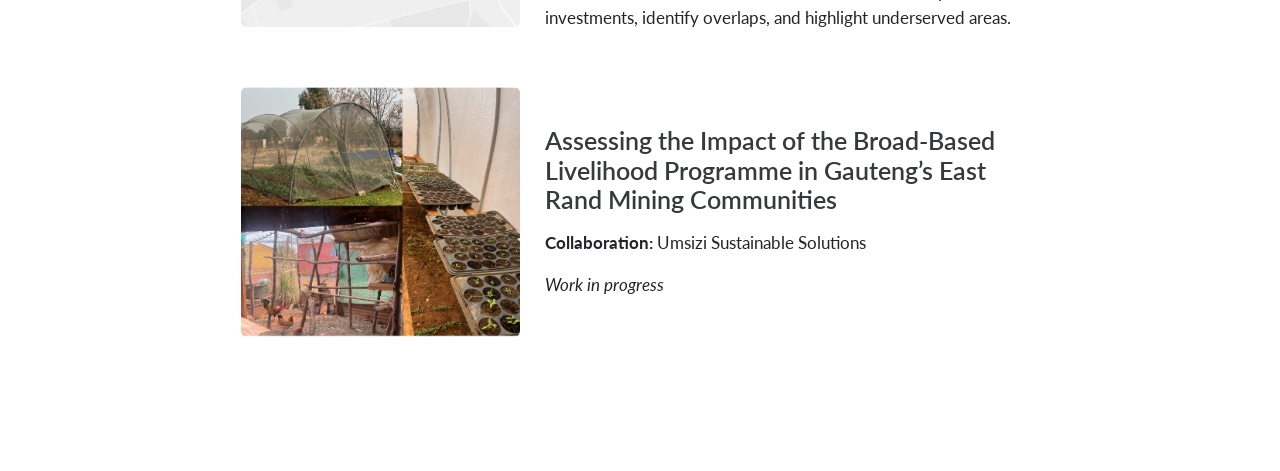
<file: docs/research.html>
<!DOCTYPE html>
<html xmlns="http://www.w3.org/1999/xhtml" lang="en" xml:lang="en"><head>

<meta charset="utf-8">
<meta name="generator" content="quarto-1.8.27">

<meta name="viewport" content="width=device-width, initial-scale=1.0, user-scalable=yes">


<title>research – Rabea Hinsching</title>
<style>
code{white-space: pre-wrap;}
span.smallcaps{font-variant: small-caps;}
div.columns{display: flex; gap: min(4vw, 1.5em);}
div.column{flex: auto; overflow-x: auto;}
div.hanging-indent{margin-left: 1.5em; text-indent: -1.5em;}
ul.task-list{list-style: none;}
ul.task-list li input[type="checkbox"] {
  width: 0.8em;
  margin: 0 0.8em 0.2em -1em; /* quarto-specific, see https://github.com/quarto-dev/quarto-cli/issues/4556 */ 
  vertical-align: middle;
}
</style>


<script src="site_libs/quarto-nav/quarto-nav.js"></script>
<script src="site_libs/quarto-nav/headroom.min.js"></script>
<script src="site_libs/clipboard/clipboard.min.js"></script>
<script src="site_libs/quarto-search/autocomplete.umd.js"></script>
<script src="site_libs/quarto-search/fuse.min.js"></script>
<script src="site_libs/quarto-search/quarto-search.js"></script>
<meta name="quarto:offset" content="./">
<script src="site_libs/quarto-html/quarto.js" type="module"></script>
<script src="site_libs/quarto-html/tabsets/tabsets.js" type="module"></script>
<script src="site_libs/quarto-html/axe/axe-check.js" type="module"></script>
<script src="site_libs/quarto-html/popper.min.js"></script>
<script src="site_libs/quarto-html/tippy.umd.min.js"></script>
<script src="site_libs/quarto-html/anchor.min.js"></script>
<link href="site_libs/quarto-html/tippy.css" rel="stylesheet">
<link href="site_libs/quarto-html/quarto-syntax-highlighting-ed96de9b727972fe78a7b5d16c58bf87.css" rel="stylesheet" id="quarto-text-highlighting-styles">
<script src="site_libs/bootstrap/bootstrap.min.js"></script>
<link href="site_libs/bootstrap/bootstrap-icons.css" rel="stylesheet">
<link href="site_libs/bootstrap/bootstrap-f93c2b1f3f0577f377aefa4848a86a36.min.css" rel="stylesheet" append-hash="true" id="quarto-bootstrap" data-mode="light">
<script id="quarto-search-options" type="application/json">{
  "location": "navbar",
  "copy-button": false,
  "collapse-after": 3,
  "panel-placement": "end",
  "type": "overlay",
  "limit": 50,
  "keyboard-shortcut": [
    "f",
    "/",
    "s"
  ],
  "show-item-context": false,
  "language": {
    "search-no-results-text": "No results",
    "search-matching-documents-text": "matching documents",
    "search-copy-link-title": "Copy link to search",
    "search-hide-matches-text": "Hide additional matches",
    "search-more-match-text": "more match in this document",
    "search-more-matches-text": "more matches in this document",
    "search-clear-button-title": "Clear",
    "search-text-placeholder": "",
    "search-detached-cancel-button-title": "Cancel",
    "search-submit-button-title": "Submit",
    "search-label": "Search"
  }
}</script>


<link rel="stylesheet" href="styles.css">
</head>

<body class="nav-fixed fullcontent quarto-light">

<div id="quarto-search-results"></div>
  <header id="quarto-header" class="headroom fixed-top">
    <nav class="navbar navbar-expand-lg " data-bs-theme="dark">
      <div class="navbar-container container-fluid">
      <div class="navbar-brand-container mx-auto">
    <a class="navbar-brand" href="./index.html">
    <span class="navbar-title">Rabea Hinsching</span>
    </a>
  </div>
            <div id="quarto-search" class="" title="Search"></div>
          <button class="navbar-toggler" type="button" data-bs-toggle="collapse" data-bs-target="#navbarCollapse" aria-controls="navbarCollapse" role="menu" aria-expanded="false" aria-label="Toggle navigation" onclick="if (window.quartoToggleHeadroom) { window.quartoToggleHeadroom(); }">
  <span class="navbar-toggler-icon"></span>
</button>
          <div class="collapse navbar-collapse" id="navbarCollapse">
            <ul class="navbar-nav navbar-nav-scroll me-auto">
  <li class="nav-item">
    <a class="nav-link" href="./index.html"> 
<span class="menu-text">Home</span></a>
  </li>  
  <li class="nav-item">
    <a class="nav-link" href="./cv.html"> 
<span class="menu-text">CV</span></a>
  </li>  
  <li class="nav-item">
    <a class="nav-link active" href="./research.html" aria-current="page"> 
<span class="menu-text">Research</span></a>
  </li>  
  <li class="nav-item">
    <a class="nav-link" href="./teaching.html"> 
<span class="menu-text">Teaching</span></a>
  </li>  
  <li class="nav-item">
    <a class="nav-link" href="./tracker.html"> 
<span class="menu-text">CSI Tracker</span></a>
  </li>  
</ul>
            <ul class="navbar-nav navbar-nav-scroll ms-auto">
  <li class="nav-item compact">
    <a class="nav-link" href="https://github.com/rabeahinsching"> <i class="bi bi-github" role="img">
</i> 
<span class="menu-text"></span></a>
  </li>  
  <li class="nav-item compact">
    <a class="nav-link" href="https://www.linkedin.com/in/rabea-hinsching-03a186157"> <i class="bi bi-linkedin" role="img">
</i> 
<span class="menu-text"></span></a>
  </li>  
  <li class="nav-item compact">
    <a class="nav-link" href="mailto:r.hinsching@uea.ac.uk"> <i class="bi bi-envelope" role="img">
</i> 
<span class="menu-text"></span></a>
  </li>  
</ul>
          </div> <!-- /navcollapse -->
            <div class="quarto-navbar-tools">
</div>
      </div> <!-- /container-fluid -->
    </nav>
</header>
<!-- content -->
<div id="quarto-content" class="quarto-container page-columns page-rows-contents page-layout-article page-navbar">
<!-- sidebar -->
<!-- margin-sidebar -->
    
<!-- main -->
<main class="content" id="quarto-document-content"><header id="title-block-header" class="quarto-title-block"></header>




<section id="research-interests" class="level2">
<h2 class="anchored" data-anchor-id="research-interests">Research Interests</h2>
<ul>
<li>Development Economics</li>
<li>Natural Resource Economics</li>
<li>Political Economy</li>
<li>Local Economic Development</li>
<li>Corporate Social Responsibility</li>
</ul>
</section>
<section id="current-papers" class="level2">
<h2 class="anchored" data-anchor-id="current-papers">Current Papers</h2>
<div class="paper-container">
<div class="paper-image">
<p><img src="images/map_jmp.png" class="img-fluid" alt="Mining communities in South Africa"></p>
</div>
<section id="the-limits-of-firm-led-development-evidence-from-south-african-mining-communities" class="level3 paper-content">
<h3 class="anchored" data-anchor-id="the-limits-of-firm-led-development-evidence-from-south-african-mining-communities">The Limits of Firm-Led Development: Evidence from South African Mining Communities</h3>
<p><a href="https://drive.google.com/file/d/1Su8FBmJKlBsRZP-Xc4hiRn4sGrQ9kLhz/view?usp=share_link">Draft</a></p>
<p><em>Work in progress — Job Market Paper / Thesis Chapter</em></p>
<details>
<summary>
Abstract
</summary>
<p>This paper evaluates the impact of mining companies’ Local Economic Development programmes (LEDs), which aim to increase incomes and reduce poverty in host communities by promoting alternative livelihood strategies and entrepreneurship. I compile a novel LED project database and combine it with seven waves of geo-coded household data from South Africa’s Gauteng Province. Using an event-study framework, I compare outcomes in LED-receiving areas before and after project implementation. The results show persistent improvements in food security and an increased likelihood of receiving an income. However, effects on business ownership are short-lived, while employment and average income levels remain largely unchanged. The results are driven by Alternative Livelihoods Programmes (ALPs), which promote income diversification. The results suggest that LEDs can reduce markers of absolute deprivation, yet fall short of delivering fundamental change.</p>
</details>
</section>
</div>
<div class="paper-container">
<div class="paper-image">
<p><img src="images/political_part.png" class="img-fluid" alt="Community political participation"></p>
</div>
<section id="corporate-social-investment-political-participation-and-trust-in-local-government" class="level3 paper-content">
<h3 class="anchored" data-anchor-id="corporate-social-investment-political-participation-and-trust-in-local-government">Corporate Social Investment, Political Participation, and Trust in Local Government</h3>
<p><strong>Draft:</strong> Available upon request</p>
<p><em>Work in progress — Thesis Chapter</em></p>
<details>
<summary>
Abstract
</summary>
<p><strong>Abstract:</strong> Through Corporate Social Investment (CSI), companies seek to contribute to the development of their operating areas, taking over responsibilities usually held by local governments. This paper investigates whether CSI affects citizens’ government perception and political participation at the local level. I focus on mining-related CSI in South Africa’s Gauteng Province and combine information on CSI projects with household survey and electoral data. Using an event-study design, I estimate the effects of CSI on political participation, as well as trust in and satisfaction with local government. The results suggest that CSI projects increase community-level political participation, measured by attendance at community meetings, but have no meaningful impact on government trust or satisfaction. CSI-receiving areas show higher participation in subsequent municipal and ward elections, suggesting spillovers to electoral participation. Together, these findings suggest that CSI can mobilise citizens to participate more actively in local politics without weakening trust in government institutions.</p>
</details>
</section>
</div>
<div class="paper-container">
<div class="paper-image">
<p><img src="images/service_impacts.png" class="img-fluid" alt="Mining and public service provision"></p>
</div>
<section id="can-large-scale-mining-promote-public-good-provision-evidence-from-south-africas-mining-reform" class="level3 paper-content">
<h3 class="anchored" data-anchor-id="can-large-scale-mining-promote-public-good-provision-evidence-from-south-africas-mining-reform">Can Large-Scale Mining Promote Public Good Provision? Evidence from South Africa’s Mining Reform</h3>
<p><strong>Draft:</strong> Available upon request</p>
<p><em>Work in progress — Thesis Chapter</em></p>
<details>
<summary>
Abstract
</summary>
<p><strong>Abstract:</strong> This paper examines whether mining can strengthen local service delivery when companies are required to invest in local public goods. I use South Africa as a case study, where post-apartheid reforms introduced such requirements alongside a fundamental overhaul of local governance and service delivery, providing a useful starting point for examining this question. Using census data from 2001 to 2022, I compare access to basic services across mining and non-mining municipalities, focusing on gold and Platinum-Group Metals (PGM) mining and four services: electricity, water, sanitation, and refuse removal. I instrument mining presence with municipalities’ overlap with exogenously determined mineral deposits and control for baseline levels of service provision. I find that PGM mining post-apartheid is associated with significantly higher access to basic services, while the evidence is weaker for gold mining. These effects are not explained by increases in municipal revenues or improvements in institutional quality. Instead, the findings are consistent with a combination of additional mining-related investment and a broader crowding-in effect, whereby mining activity stimulates public investment in service infrastructure in mining areas.</p>
</details>
</section>
</div>
</section>
<section id="other-projects" class="level2">
<h2 class="anchored" data-anchor-id="other-projects">Other Projects</h2>
<div class="paper-container">
<div class="paper-image">
<p><img src="images/tracker_small.png" class="img-fluid" alt="Community investment tracker"></p>
</div>
<section id="community-investment-tracker" class="level3 paper-content">
<h3 class="anchored" data-anchor-id="community-investment-tracker">Community Investment Tracker</h3>
<p><a href="https://rhinsching.shinyapps.io/project_webpage/">CSI Tracker</a> | <a href="https://github.com/rabeahinsching/CSI_Database">Code</a></p>
<p><em>Ongoing data project</em></p>
<p><strong>Description:</strong> This project builds a structured dataset of mining companies’ Corporate Social Investment (CSI) projects collected from corporate reports using a GPT-based extraction algorithm. Part of the data is visualised in an online tracker to map investments, identify overlaps, and highlight underserved areas.</p>
</section>
</div>
<div class="paper-container">
<div class="paper-image">
<p><img src="images/alp_pic.png" class="img-fluid" alt="Community livelihood programme"></p>
</div>
<section id="assessing-the-impact-of-the-broad-based-livelihood-programme-in-gautengs-east-rand-mining-communities" class="level3 paper-content">
<h3 class="anchored" data-anchor-id="assessing-the-impact-of-the-broad-based-livelihood-programme-in-gautengs-east-rand-mining-communities">Assessing the Impact of the Broad-Based Livelihood Programme in Gauteng’s East Rand Mining Communities</h3>
<p><strong>Collaboration:</strong> Umsizi Sustainable Solutions</p>
<p><em>Work in progress</em></p>
</section>
</div>


</section>

</main> <!-- /main -->
<script id="quarto-html-after-body" type="application/javascript">
  window.document.addEventListener("DOMContentLoaded", function (event) {
    const icon = "";
    const anchorJS = new window.AnchorJS();
    anchorJS.options = {
      placement: 'right',
      icon: icon
    };
    anchorJS.add('.anchored');
    const isCodeAnnotation = (el) => {
      for (const clz of el.classList) {
        if (clz.startsWith('code-annotation-')) {                     
          return true;
        }
      }
      return false;
    }
    const onCopySuccess = function(e) {
      // button target
      const button = e.trigger;
      // don't keep focus
      button.blur();
      // flash "checked"
      button.classList.add('code-copy-button-checked');
      var currentTitle = button.getAttribute("title");
      button.setAttribute("title", "Copied!");
      let tooltip;
      if (window.bootstrap) {
        button.setAttribute("data-bs-toggle", "tooltip");
        button.setAttribute("data-bs-placement", "left");
        button.setAttribute("data-bs-title", "Copied!");
        tooltip = new bootstrap.Tooltip(button, 
          { trigger: "manual", 
            customClass: "code-copy-button-tooltip",
            offset: [0, -8]});
        tooltip.show();    
      }
      setTimeout(function() {
        if (tooltip) {
          tooltip.hide();
          button.removeAttribute("data-bs-title");
          button.removeAttribute("data-bs-toggle");
          button.removeAttribute("data-bs-placement");
        }
        button.setAttribute("title", currentTitle);
        button.classList.remove('code-copy-button-checked');
      }, 1000);
      // clear code selection
      e.clearSelection();
    }
    const getTextToCopy = function(trigger) {
      const outerScaffold = trigger.parentElement.cloneNode(true);
      const codeEl = outerScaffold.querySelector('code');
      for (const childEl of codeEl.children) {
        if (isCodeAnnotation(childEl)) {
          childEl.remove();
        }
      }
      return codeEl.innerText;
    }
    const clipboard = new window.ClipboardJS('.code-copy-button:not([data-in-quarto-modal])', {
      text: getTextToCopy
    });
    clipboard.on('success', onCopySuccess);
    if (window.document.getElementById('quarto-embedded-source-code-modal')) {
      const clipboardModal = new window.ClipboardJS('.code-copy-button[data-in-quarto-modal]', {
        text: getTextToCopy,
        container: window.document.getElementById('quarto-embedded-source-code-modal')
      });
      clipboardModal.on('success', onCopySuccess);
    }
      var localhostRegex = new RegExp(/^(?:http|https):\/\/localhost\:?[0-9]*\//);
      var mailtoRegex = new RegExp(/^mailto:/);
        var filterRegex = new RegExp("https:\/\/rabeahinsching\.github\.io\/");
      var isInternal = (href) => {
          return filterRegex.test(href) || localhostRegex.test(href) || mailtoRegex.test(href);
      }
      // Inspect non-navigation links and adorn them if external
     var links = window.document.querySelectorAll('a[href]:not(.nav-link):not(.navbar-brand):not(.toc-action):not(.sidebar-link):not(.sidebar-item-toggle):not(.pagination-link):not(.no-external):not([aria-hidden]):not(.dropdown-item):not(.quarto-navigation-tool):not(.about-link)');
      for (var i=0; i<links.length; i++) {
        const link = links[i];
        if (!isInternal(link.href)) {
          // undo the damage that might have been done by quarto-nav.js in the case of
          // links that we want to consider external
          if (link.dataset.originalHref !== undefined) {
            link.href = link.dataset.originalHref;
          }
        }
      }
    function tippyHover(el, contentFn, onTriggerFn, onUntriggerFn) {
      const config = {
        allowHTML: true,
        maxWidth: 500,
        delay: 100,
        arrow: false,
        appendTo: function(el) {
            return el.parentElement;
        },
        interactive: true,
        interactiveBorder: 10,
        theme: 'quarto',
        placement: 'bottom-start',
      };
      if (contentFn) {
        config.content = contentFn;
      }
      if (onTriggerFn) {
        config.onTrigger = onTriggerFn;
      }
      if (onUntriggerFn) {
        config.onUntrigger = onUntriggerFn;
      }
      window.tippy(el, config); 
    }
    const noterefs = window.document.querySelectorAll('a[role="doc-noteref"]');
    for (var i=0; i<noterefs.length; i++) {
      const ref = noterefs[i];
      tippyHover(ref, function() {
        // use id or data attribute instead here
        let href = ref.getAttribute('data-footnote-href') || ref.getAttribute('href');
        try { href = new URL(href).hash; } catch {}
        const id = href.replace(/^#\/?/, "");
        const note = window.document.getElementById(id);
        if (note) {
          return note.innerHTML;
        } else {
          return "";
        }
      });
    }
    const xrefs = window.document.querySelectorAll('a.quarto-xref');
    const processXRef = (id, note) => {
      // Strip column container classes
      const stripColumnClz = (el) => {
        el.classList.remove("page-full", "page-columns");
        if (el.children) {
          for (const child of el.children) {
            stripColumnClz(child);
          }
        }
      }
      stripColumnClz(note)
      if (id === null || id.startsWith('sec-')) {
        // Special case sections, only their first couple elements
        const container = document.createElement("div");
        if (note.children && note.children.length > 2) {
          container.appendChild(note.children[0].cloneNode(true));
          for (let i = 1; i < note.children.length; i++) {
            const child = note.children[i];
            if (child.tagName === "P" && child.innerText === "") {
              continue;
            } else {
              container.appendChild(child.cloneNode(true));
              break;
            }
          }
          if (window.Quarto?.typesetMath) {
            window.Quarto.typesetMath(container);
          }
          return container.innerHTML
        } else {
          if (window.Quarto?.typesetMath) {
            window.Quarto.typesetMath(note);
          }
          return note.innerHTML;
        }
      } else {
        // Remove any anchor links if they are present
        const anchorLink = note.querySelector('a.anchorjs-link');
        if (anchorLink) {
          anchorLink.remove();
        }
        if (window.Quarto?.typesetMath) {
          window.Quarto.typesetMath(note);
        }
        if (note.classList.contains("callout")) {
          return note.outerHTML;
        } else {
          return note.innerHTML;
        }
      }
    }
    for (var i=0; i<xrefs.length; i++) {
      const xref = xrefs[i];
      tippyHover(xref, undefined, function(instance) {
        instance.disable();
        let url = xref.getAttribute('href');
        let hash = undefined; 
        if (url.startsWith('#')) {
          hash = url;
        } else {
          try { hash = new URL(url).hash; } catch {}
        }
        if (hash) {
          const id = hash.replace(/^#\/?/, "");
          const note = window.document.getElementById(id);
          if (note !== null) {
            try {
              const html = processXRef(id, note.cloneNode(true));
              instance.setContent(html);
            } finally {
              instance.enable();
              instance.show();
            }
          } else {
            // See if we can fetch this
            fetch(url.split('#')[0])
            .then(res => res.text())
            .then(html => {
              const parser = new DOMParser();
              const htmlDoc = parser.parseFromString(html, "text/html");
              const note = htmlDoc.getElementById(id);
              if (note !== null) {
                const html = processXRef(id, note);
                instance.setContent(html);
              } 
            }).finally(() => {
              instance.enable();
              instance.show();
            });
          }
        } else {
          // See if we can fetch a full url (with no hash to target)
          // This is a special case and we should probably do some content thinning / targeting
          fetch(url)
          .then(res => res.text())
          .then(html => {
            const parser = new DOMParser();
            const htmlDoc = parser.parseFromString(html, "text/html");
            const note = htmlDoc.querySelector('main.content');
            if (note !== null) {
              // This should only happen for chapter cross references
              // (since there is no id in the URL)
              // remove the first header
              if (note.children.length > 0 && note.children[0].tagName === "HEADER") {
                note.children[0].remove();
              }
              const html = processXRef(null, note);
              instance.setContent(html);
            } 
          }).finally(() => {
            instance.enable();
            instance.show();
          });
        }
      }, function(instance) {
      });
    }
        let selectedAnnoteEl;
        const selectorForAnnotation = ( cell, annotation) => {
          let cellAttr = 'data-code-cell="' + cell + '"';
          let lineAttr = 'data-code-annotation="' +  annotation + '"';
          const selector = 'span[' + cellAttr + '][' + lineAttr + ']';
          return selector;
        }
        const selectCodeLines = (annoteEl) => {
          const doc = window.document;
          const targetCell = annoteEl.getAttribute("data-target-cell");
          const targetAnnotation = annoteEl.getAttribute("data-target-annotation");
          const annoteSpan = window.document.querySelector(selectorForAnnotation(targetCell, targetAnnotation));
          const lines = annoteSpan.getAttribute("data-code-lines").split(",");
          const lineIds = lines.map((line) => {
            return targetCell + "-" + line;
          })
          let top = null;
          let height = null;
          let parent = null;
          if (lineIds.length > 0) {
              //compute the position of the single el (top and bottom and make a div)
              const el = window.document.getElementById(lineIds[0]);
              top = el.offsetTop;
              height = el.offsetHeight;
              parent = el.parentElement.parentElement;
            if (lineIds.length > 1) {
              const lastEl = window.document.getElementById(lineIds[lineIds.length - 1]);
              const bottom = lastEl.offsetTop + lastEl.offsetHeight;
              height = bottom - top;
            }
            if (top !== null && height !== null && parent !== null) {
              // cook up a div (if necessary) and position it 
              let div = window.document.getElementById("code-annotation-line-highlight");
              if (div === null) {
                div = window.document.createElement("div");
                div.setAttribute("id", "code-annotation-line-highlight");
                div.style.position = 'absolute';
                parent.appendChild(div);
              }
              div.style.top = top - 2 + "px";
              div.style.height = height + 4 + "px";
              div.style.left = 0;
              let gutterDiv = window.document.getElementById("code-annotation-line-highlight-gutter");
              if (gutterDiv === null) {
                gutterDiv = window.document.createElement("div");
                gutterDiv.setAttribute("id", "code-annotation-line-highlight-gutter");
                gutterDiv.style.position = 'absolute';
                const codeCell = window.document.getElementById(targetCell);
                const gutter = codeCell.querySelector('.code-annotation-gutter');
                gutter.appendChild(gutterDiv);
              }
              gutterDiv.style.top = top - 2 + "px";
              gutterDiv.style.height = height + 4 + "px";
            }
            selectedAnnoteEl = annoteEl;
          }
        };
        const unselectCodeLines = () => {
          const elementsIds = ["code-annotation-line-highlight", "code-annotation-line-highlight-gutter"];
          elementsIds.forEach((elId) => {
            const div = window.document.getElementById(elId);
            if (div) {
              div.remove();
            }
          });
          selectedAnnoteEl = undefined;
        };
          // Handle positioning of the toggle
      window.addEventListener(
        "resize",
        throttle(() => {
          elRect = undefined;
          if (selectedAnnoteEl) {
            selectCodeLines(selectedAnnoteEl);
          }
        }, 10)
      );
      function throttle(fn, ms) {
      let throttle = false;
      let timer;
        return (...args) => {
          if(!throttle) { // first call gets through
              fn.apply(this, args);
              throttle = true;
          } else { // all the others get throttled
              if(timer) clearTimeout(timer); // cancel #2
              timer = setTimeout(() => {
                fn.apply(this, args);
                timer = throttle = false;
              }, ms);
          }
        };
      }
        // Attach click handler to the DT
        const annoteDls = window.document.querySelectorAll('dt[data-target-cell]');
        for (const annoteDlNode of annoteDls) {
          annoteDlNode.addEventListener('click', (event) => {
            const clickedEl = event.target;
            if (clickedEl !== selectedAnnoteEl) {
              unselectCodeLines();
              const activeEl = window.document.querySelector('dt[data-target-cell].code-annotation-active');
              if (activeEl) {
                activeEl.classList.remove('code-annotation-active');
              }
              selectCodeLines(clickedEl);
              clickedEl.classList.add('code-annotation-active');
            } else {
              // Unselect the line
              unselectCodeLines();
              clickedEl.classList.remove('code-annotation-active');
            }
          });
        }
    const findCites = (el) => {
      const parentEl = el.parentElement;
      if (parentEl) {
        const cites = parentEl.dataset.cites;
        if (cites) {
          return {
            el,
            cites: cites.split(' ')
          };
        } else {
          return findCites(el.parentElement)
        }
      } else {
        return undefined;
      }
    };
    var bibliorefs = window.document.querySelectorAll('a[role="doc-biblioref"]');
    for (var i=0; i<bibliorefs.length; i++) {
      const ref = bibliorefs[i];
      const citeInfo = findCites(ref);
      if (citeInfo) {
        tippyHover(citeInfo.el, function() {
          var popup = window.document.createElement('div');
          citeInfo.cites.forEach(function(cite) {
            var citeDiv = window.document.createElement('div');
            citeDiv.classList.add('hanging-indent');
            citeDiv.classList.add('csl-entry');
            var biblioDiv = window.document.getElementById('ref-' + cite);
            if (biblioDiv) {
              citeDiv.innerHTML = biblioDiv.innerHTML;
            }
            popup.appendChild(citeDiv);
          });
          return popup.innerHTML;
        });
      }
    }
  });
  </script>
</div> <!-- /content -->




</body></html>
</file>
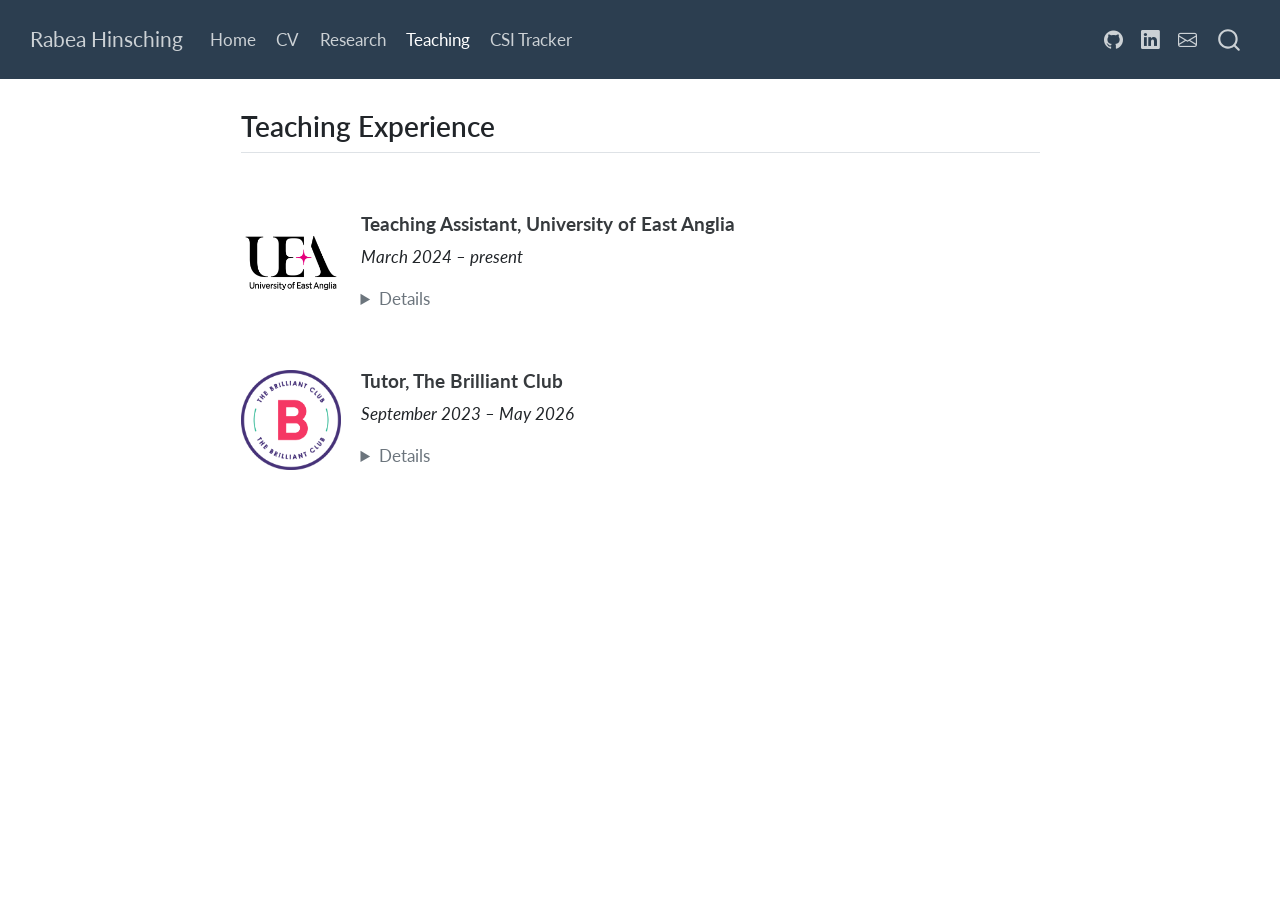
<file: docs/teaching.html>
<!DOCTYPE html>
<html xmlns="http://www.w3.org/1999/xhtml" lang="en" xml:lang="en"><head>

<meta charset="utf-8">
<meta name="generator" content="quarto-1.8.27">

<meta name="viewport" content="width=device-width, initial-scale=1.0, user-scalable=yes">


<title>teaching – Rabea Hinsching</title>
<style>
code{white-space: pre-wrap;}
span.smallcaps{font-variant: small-caps;}
div.columns{display: flex; gap: min(4vw, 1.5em);}
div.column{flex: auto; overflow-x: auto;}
div.hanging-indent{margin-left: 1.5em; text-indent: -1.5em;}
ul.task-list{list-style: none;}
ul.task-list li input[type="checkbox"] {
  width: 0.8em;
  margin: 0 0.8em 0.2em -1em; /* quarto-specific, see https://github.com/quarto-dev/quarto-cli/issues/4556 */ 
  vertical-align: middle;
}
</style>


<script src="site_libs/quarto-nav/quarto-nav.js"></script>
<script src="site_libs/quarto-nav/headroom.min.js"></script>
<script src="site_libs/clipboard/clipboard.min.js"></script>
<script src="site_libs/quarto-search/autocomplete.umd.js"></script>
<script src="site_libs/quarto-search/fuse.min.js"></script>
<script src="site_libs/quarto-search/quarto-search.js"></script>
<meta name="quarto:offset" content="./">
<script src="site_libs/quarto-html/quarto.js" type="module"></script>
<script src="site_libs/quarto-html/tabsets/tabsets.js" type="module"></script>
<script src="site_libs/quarto-html/axe/axe-check.js" type="module"></script>
<script src="site_libs/quarto-html/popper.min.js"></script>
<script src="site_libs/quarto-html/tippy.umd.min.js"></script>
<script src="site_libs/quarto-html/anchor.min.js"></script>
<link href="site_libs/quarto-html/tippy.css" rel="stylesheet">
<link href="site_libs/quarto-html/quarto-syntax-highlighting-ed96de9b727972fe78a7b5d16c58bf87.css" rel="stylesheet" id="quarto-text-highlighting-styles">
<script src="site_libs/bootstrap/bootstrap.min.js"></script>
<link href="site_libs/bootstrap/bootstrap-icons.css" rel="stylesheet">
<link href="site_libs/bootstrap/bootstrap-f93c2b1f3f0577f377aefa4848a86a36.min.css" rel="stylesheet" append-hash="true" id="quarto-bootstrap" data-mode="light">
<script id="quarto-search-options" type="application/json">{
  "location": "navbar",
  "copy-button": false,
  "collapse-after": 3,
  "panel-placement": "end",
  "type": "overlay",
  "limit": 50,
  "keyboard-shortcut": [
    "f",
    "/",
    "s"
  ],
  "show-item-context": false,
  "language": {
    "search-no-results-text": "No results",
    "search-matching-documents-text": "matching documents",
    "search-copy-link-title": "Copy link to search",
    "search-hide-matches-text": "Hide additional matches",
    "search-more-match-text": "more match in this document",
    "search-more-matches-text": "more matches in this document",
    "search-clear-button-title": "Clear",
    "search-text-placeholder": "",
    "search-detached-cancel-button-title": "Cancel",
    "search-submit-button-title": "Submit",
    "search-label": "Search"
  }
}</script>


<link rel="stylesheet" href="styles.css">
</head>

<body class="nav-fixed fullcontent quarto-light">

<div id="quarto-search-results"></div>
  <header id="quarto-header" class="headroom fixed-top">
    <nav class="navbar navbar-expand-lg " data-bs-theme="dark">
      <div class="navbar-container container-fluid">
      <div class="navbar-brand-container mx-auto">
    <a class="navbar-brand" href="./index.html">
    <span class="navbar-title">Rabea Hinsching</span>
    </a>
  </div>
            <div id="quarto-search" class="" title="Search"></div>
          <button class="navbar-toggler" type="button" data-bs-toggle="collapse" data-bs-target="#navbarCollapse" aria-controls="navbarCollapse" role="menu" aria-expanded="false" aria-label="Toggle navigation" onclick="if (window.quartoToggleHeadroom) { window.quartoToggleHeadroom(); }">
  <span class="navbar-toggler-icon"></span>
</button>
          <div class="collapse navbar-collapse" id="navbarCollapse">
            <ul class="navbar-nav navbar-nav-scroll me-auto">
  <li class="nav-item">
    <a class="nav-link" href="./index.html"> 
<span class="menu-text">Home</span></a>
  </li>  
  <li class="nav-item">
    <a class="nav-link" href="./cv.html"> 
<span class="menu-text">CV</span></a>
  </li>  
  <li class="nav-item">
    <a class="nav-link" href="./research.html"> 
<span class="menu-text">Research</span></a>
  </li>  
  <li class="nav-item">
    <a class="nav-link active" href="./teaching.html" aria-current="page"> 
<span class="menu-text">Teaching</span></a>
  </li>  
  <li class="nav-item">
    <a class="nav-link" href="./tracker.html"> 
<span class="menu-text">CSI Tracker</span></a>
  </li>  
</ul>
            <ul class="navbar-nav navbar-nav-scroll ms-auto">
  <li class="nav-item compact">
    <a class="nav-link" href="https://github.com/rabeahinsching"> <i class="bi bi-github" role="img">
</i> 
<span class="menu-text"></span></a>
  </li>  
  <li class="nav-item compact">
    <a class="nav-link" href="https://www.linkedin.com/in/rabea-hinsching-03a186157"> <i class="bi bi-linkedin" role="img">
</i> 
<span class="menu-text"></span></a>
  </li>  
  <li class="nav-item compact">
    <a class="nav-link" href="mailto:r.hinsching@uea.ac.uk"> <i class="bi bi-envelope" role="img">
</i> 
<span class="menu-text"></span></a>
  </li>  
</ul>
          </div> <!-- /navcollapse -->
            <div class="quarto-navbar-tools">
</div>
      </div> <!-- /container-fluid -->
    </nav>
</header>
<!-- content -->
<div id="quarto-content" class="quarto-container page-columns page-rows-contents page-layout-article page-navbar">
<!-- sidebar -->
<!-- margin-sidebar -->
    
<!-- main -->
<main class="content" id="quarto-document-content"><header id="title-block-header" class="quarto-title-block"></header>




<section id="teaching-experience" class="level2 teaching-page">
<h2 class="anchored" data-anchor-id="teaching-experience">Teaching Experience</h2>
<p><br></p>
<div class="paper-container">
<div class="paper-image">
<p><img src="images/uea_logo.png" class="img-fluid" alt="Mining communities in South Africa"></p>
</div>
<section id="teaching-assistant-university-of-east-anglia" class="level5 paper-content">
<h5 class="anchored" data-anchor-id="teaching-assistant-university-of-east-anglia"><strong>Teaching Assistant, University of East Anglia</strong></h5>
<p><em>March 2024 – present</em></p>
<details>
<summary>
Details
</summary>
<p>I have teaching experience at both undergraduate and postgraduate level, including teaching <em>Applied Methods for Impact Evaluation</em> (PG) and <em>Economics and Statistics for Economists</em> (UG), as well as contributing to assessment and marking for <em>Environmental Economics</em> (UG) and <em>Behavioural Finance</em> (UG).</p>
</details>
</section>
</div>
<div class="paper-container">
<div class="paper-image">
<p><img src="images/brilliant_club_logo.png" class="img-fluid" alt="Mining communities in South Africa"></p>
</div>
<section id="tutor-the-brilliant-club" class="level5 paper-content">
<h5 class="anchored" data-anchor-id="tutor-the-brilliant-club"><strong>Tutor, The Brilliant Club</strong></h5>
<p><em>September 2023 – May 2026</em></p>
<details>
<summary>
Details
</summary>
<p><a href="https://thebrilliantclub.org/">The Brilliant Club</a> is a university-access charity that works with schools and PhD researchers to provide young people with university-style learning and support their progression to higher education. I delivered both pre-designed and independently developed courses through teaching placements at local secondary schools.</p>
<p>My course, <strong>“What’s the Business of the Business?”</strong>, introduced students to questions around how businesses operate, the role of firms in society, and the economic and social consequences of business decisions.</p>
</details>
</section>
</div>


</section>

</main> <!-- /main -->
<script id="quarto-html-after-body" type="application/javascript">
  window.document.addEventListener("DOMContentLoaded", function (event) {
    const icon = "";
    const anchorJS = new window.AnchorJS();
    anchorJS.options = {
      placement: 'right',
      icon: icon
    };
    anchorJS.add('.anchored');
    const isCodeAnnotation = (el) => {
      for (const clz of el.classList) {
        if (clz.startsWith('code-annotation-')) {                     
          return true;
        }
      }
      return false;
    }
    const onCopySuccess = function(e) {
      // button target
      const button = e.trigger;
      // don't keep focus
      button.blur();
      // flash "checked"
      button.classList.add('code-copy-button-checked');
      var currentTitle = button.getAttribute("title");
      button.setAttribute("title", "Copied!");
      let tooltip;
      if (window.bootstrap) {
        button.setAttribute("data-bs-toggle", "tooltip");
        button.setAttribute("data-bs-placement", "left");
        button.setAttribute("data-bs-title", "Copied!");
        tooltip = new bootstrap.Tooltip(button, 
          { trigger: "manual", 
            customClass: "code-copy-button-tooltip",
            offset: [0, -8]});
        tooltip.show();    
      }
      setTimeout(function() {
        if (tooltip) {
          tooltip.hide();
          button.removeAttribute("data-bs-title");
          button.removeAttribute("data-bs-toggle");
          button.removeAttribute("data-bs-placement");
        }
        button.setAttribute("title", currentTitle);
        button.classList.remove('code-copy-button-checked');
      }, 1000);
      // clear code selection
      e.clearSelection();
    }
    const getTextToCopy = function(trigger) {
      const outerScaffold = trigger.parentElement.cloneNode(true);
      const codeEl = outerScaffold.querySelector('code');
      for (const childEl of codeEl.children) {
        if (isCodeAnnotation(childEl)) {
          childEl.remove();
        }
      }
      return codeEl.innerText;
    }
    const clipboard = new window.ClipboardJS('.code-copy-button:not([data-in-quarto-modal])', {
      text: getTextToCopy
    });
    clipboard.on('success', onCopySuccess);
    if (window.document.getElementById('quarto-embedded-source-code-modal')) {
      const clipboardModal = new window.ClipboardJS('.code-copy-button[data-in-quarto-modal]', {
        text: getTextToCopy,
        container: window.document.getElementById('quarto-embedded-source-code-modal')
      });
      clipboardModal.on('success', onCopySuccess);
    }
      var localhostRegex = new RegExp(/^(?:http|https):\/\/localhost\:?[0-9]*\//);
      var mailtoRegex = new RegExp(/^mailto:/);
        var filterRegex = new RegExp("https:\/\/rabeahinsching\.github\.io\/");
      var isInternal = (href) => {
          return filterRegex.test(href) || localhostRegex.test(href) || mailtoRegex.test(href);
      }
      // Inspect non-navigation links and adorn them if external
     var links = window.document.querySelectorAll('a[href]:not(.nav-link):not(.navbar-brand):not(.toc-action):not(.sidebar-link):not(.sidebar-item-toggle):not(.pagination-link):not(.no-external):not([aria-hidden]):not(.dropdown-item):not(.quarto-navigation-tool):not(.about-link)');
      for (var i=0; i<links.length; i++) {
        const link = links[i];
        if (!isInternal(link.href)) {
          // undo the damage that might have been done by quarto-nav.js in the case of
          // links that we want to consider external
          if (link.dataset.originalHref !== undefined) {
            link.href = link.dataset.originalHref;
          }
        }
      }
    function tippyHover(el, contentFn, onTriggerFn, onUntriggerFn) {
      const config = {
        allowHTML: true,
        maxWidth: 500,
        delay: 100,
        arrow: false,
        appendTo: function(el) {
            return el.parentElement;
        },
        interactive: true,
        interactiveBorder: 10,
        theme: 'quarto',
        placement: 'bottom-start',
      };
      if (contentFn) {
        config.content = contentFn;
      }
      if (onTriggerFn) {
        config.onTrigger = onTriggerFn;
      }
      if (onUntriggerFn) {
        config.onUntrigger = onUntriggerFn;
      }
      window.tippy(el, config); 
    }
    const noterefs = window.document.querySelectorAll('a[role="doc-noteref"]');
    for (var i=0; i<noterefs.length; i++) {
      const ref = noterefs[i];
      tippyHover(ref, function() {
        // use id or data attribute instead here
        let href = ref.getAttribute('data-footnote-href') || ref.getAttribute('href');
        try { href = new URL(href).hash; } catch {}
        const id = href.replace(/^#\/?/, "");
        const note = window.document.getElementById(id);
        if (note) {
          return note.innerHTML;
        } else {
          return "";
        }
      });
    }
    const xrefs = window.document.querySelectorAll('a.quarto-xref');
    const processXRef = (id, note) => {
      // Strip column container classes
      const stripColumnClz = (el) => {
        el.classList.remove("page-full", "page-columns");
        if (el.children) {
          for (const child of el.children) {
            stripColumnClz(child);
          }
        }
      }
      stripColumnClz(note)
      if (id === null || id.startsWith('sec-')) {
        // Special case sections, only their first couple elements
        const container = document.createElement("div");
        if (note.children && note.children.length > 2) {
          container.appendChild(note.children[0].cloneNode(true));
          for (let i = 1; i < note.children.length; i++) {
            const child = note.children[i];
            if (child.tagName === "P" && child.innerText === "") {
              continue;
            } else {
              container.appendChild(child.cloneNode(true));
              break;
            }
          }
          if (window.Quarto?.typesetMath) {
            window.Quarto.typesetMath(container);
          }
          return container.innerHTML
        } else {
          if (window.Quarto?.typesetMath) {
            window.Quarto.typesetMath(note);
          }
          return note.innerHTML;
        }
      } else {
        // Remove any anchor links if they are present
        const anchorLink = note.querySelector('a.anchorjs-link');
        if (anchorLink) {
          anchorLink.remove();
        }
        if (window.Quarto?.typesetMath) {
          window.Quarto.typesetMath(note);
        }
        if (note.classList.contains("callout")) {
          return note.outerHTML;
        } else {
          return note.innerHTML;
        }
      }
    }
    for (var i=0; i<xrefs.length; i++) {
      const xref = xrefs[i];
      tippyHover(xref, undefined, function(instance) {
        instance.disable();
        let url = xref.getAttribute('href');
        let hash = undefined; 
        if (url.startsWith('#')) {
          hash = url;
        } else {
          try { hash = new URL(url).hash; } catch {}
        }
        if (hash) {
          const id = hash.replace(/^#\/?/, "");
          const note = window.document.getElementById(id);
          if (note !== null) {
            try {
              const html = processXRef(id, note.cloneNode(true));
              instance.setContent(html);
            } finally {
              instance.enable();
              instance.show();
            }
          } else {
            // See if we can fetch this
            fetch(url.split('#')[0])
            .then(res => res.text())
            .then(html => {
              const parser = new DOMParser();
              const htmlDoc = parser.parseFromString(html, "text/html");
              const note = htmlDoc.getElementById(id);
              if (note !== null) {
                const html = processXRef(id, note);
                instance.setContent(html);
              } 
            }).finally(() => {
              instance.enable();
              instance.show();
            });
          }
        } else {
          // See if we can fetch a full url (with no hash to target)
          // This is a special case and we should probably do some content thinning / targeting
          fetch(url)
          .then(res => res.text())
          .then(html => {
            const parser = new DOMParser();
            const htmlDoc = parser.parseFromString(html, "text/html");
            const note = htmlDoc.querySelector('main.content');
            if (note !== null) {
              // This should only happen for chapter cross references
              // (since there is no id in the URL)
              // remove the first header
              if (note.children.length > 0 && note.children[0].tagName === "HEADER") {
                note.children[0].remove();
              }
              const html = processXRef(null, note);
              instance.setContent(html);
            } 
          }).finally(() => {
            instance.enable();
            instance.show();
          });
        }
      }, function(instance) {
      });
    }
        let selectedAnnoteEl;
        const selectorForAnnotation = ( cell, annotation) => {
          let cellAttr = 'data-code-cell="' + cell + '"';
          let lineAttr = 'data-code-annotation="' +  annotation + '"';
          const selector = 'span[' + cellAttr + '][' + lineAttr + ']';
          return selector;
        }
        const selectCodeLines = (annoteEl) => {
          const doc = window.document;
          const targetCell = annoteEl.getAttribute("data-target-cell");
          const targetAnnotation = annoteEl.getAttribute("data-target-annotation");
          const annoteSpan = window.document.querySelector(selectorForAnnotation(targetCell, targetAnnotation));
          const lines = annoteSpan.getAttribute("data-code-lines").split(",");
          const lineIds = lines.map((line) => {
            return targetCell + "-" + line;
          })
          let top = null;
          let height = null;
          let parent = null;
          if (lineIds.length > 0) {
              //compute the position of the single el (top and bottom and make a div)
              const el = window.document.getElementById(lineIds[0]);
              top = el.offsetTop;
              height = el.offsetHeight;
              parent = el.parentElement.parentElement;
            if (lineIds.length > 1) {
              const lastEl = window.document.getElementById(lineIds[lineIds.length - 1]);
              const bottom = lastEl.offsetTop + lastEl.offsetHeight;
              height = bottom - top;
            }
            if (top !== null && height !== null && parent !== null) {
              // cook up a div (if necessary) and position it 
              let div = window.document.getElementById("code-annotation-line-highlight");
              if (div === null) {
                div = window.document.createElement("div");
                div.setAttribute("id", "code-annotation-line-highlight");
                div.style.position = 'absolute';
                parent.appendChild(div);
              }
              div.style.top = top - 2 + "px";
              div.style.height = height + 4 + "px";
              div.style.left = 0;
              let gutterDiv = window.document.getElementById("code-annotation-line-highlight-gutter");
              if (gutterDiv === null) {
                gutterDiv = window.document.createElement("div");
                gutterDiv.setAttribute("id", "code-annotation-line-highlight-gutter");
                gutterDiv.style.position = 'absolute';
                const codeCell = window.document.getElementById(targetCell);
                const gutter = codeCell.querySelector('.code-annotation-gutter');
                gutter.appendChild(gutterDiv);
              }
              gutterDiv.style.top = top - 2 + "px";
              gutterDiv.style.height = height + 4 + "px";
            }
            selectedAnnoteEl = annoteEl;
          }
        };
        const unselectCodeLines = () => {
          const elementsIds = ["code-annotation-line-highlight", "code-annotation-line-highlight-gutter"];
          elementsIds.forEach((elId) => {
            const div = window.document.getElementById(elId);
            if (div) {
              div.remove();
            }
          });
          selectedAnnoteEl = undefined;
        };
          // Handle positioning of the toggle
      window.addEventListener(
        "resize",
        throttle(() => {
          elRect = undefined;
          if (selectedAnnoteEl) {
            selectCodeLines(selectedAnnoteEl);
          }
        }, 10)
      );
      function throttle(fn, ms) {
      let throttle = false;
      let timer;
        return (...args) => {
          if(!throttle) { // first call gets through
              fn.apply(this, args);
              throttle = true;
          } else { // all the others get throttled
              if(timer) clearTimeout(timer); // cancel #2
              timer = setTimeout(() => {
                fn.apply(this, args);
                timer = throttle = false;
              }, ms);
          }
        };
      }
        // Attach click handler to the DT
        const annoteDls = window.document.querySelectorAll('dt[data-target-cell]');
        for (const annoteDlNode of annoteDls) {
          annoteDlNode.addEventListener('click', (event) => {
            const clickedEl = event.target;
            if (clickedEl !== selectedAnnoteEl) {
              unselectCodeLines();
              const activeEl = window.document.querySelector('dt[data-target-cell].code-annotation-active');
              if (activeEl) {
                activeEl.classList.remove('code-annotation-active');
              }
              selectCodeLines(clickedEl);
              clickedEl.classList.add('code-annotation-active');
            } else {
              // Unselect the line
              unselectCodeLines();
              clickedEl.classList.remove('code-annotation-active');
            }
          });
        }
    const findCites = (el) => {
      const parentEl = el.parentElement;
      if (parentEl) {
        const cites = parentEl.dataset.cites;
        if (cites) {
          return {
            el,
            cites: cites.split(' ')
          };
        } else {
          return findCites(el.parentElement)
        }
      } else {
        return undefined;
      }
    };
    var bibliorefs = window.document.querySelectorAll('a[role="doc-biblioref"]');
    for (var i=0; i<bibliorefs.length; i++) {
      const ref = bibliorefs[i];
      const citeInfo = findCites(ref);
      if (citeInfo) {
        tippyHover(citeInfo.el, function() {
          var popup = window.document.createElement('div');
          citeInfo.cites.forEach(function(cite) {
            var citeDiv = window.document.createElement('div');
            citeDiv.classList.add('hanging-indent');
            citeDiv.classList.add('csl-entry');
            var biblioDiv = window.document.getElementById('ref-' + cite);
            if (biblioDiv) {
              citeDiv.innerHTML = biblioDiv.innerHTML;
            }
            popup.appendChild(citeDiv);
          });
          return popup.innerHTML;
        });
      }
    }
  });
  </script>
</div> <!-- /content -->




</body></html>
</file>
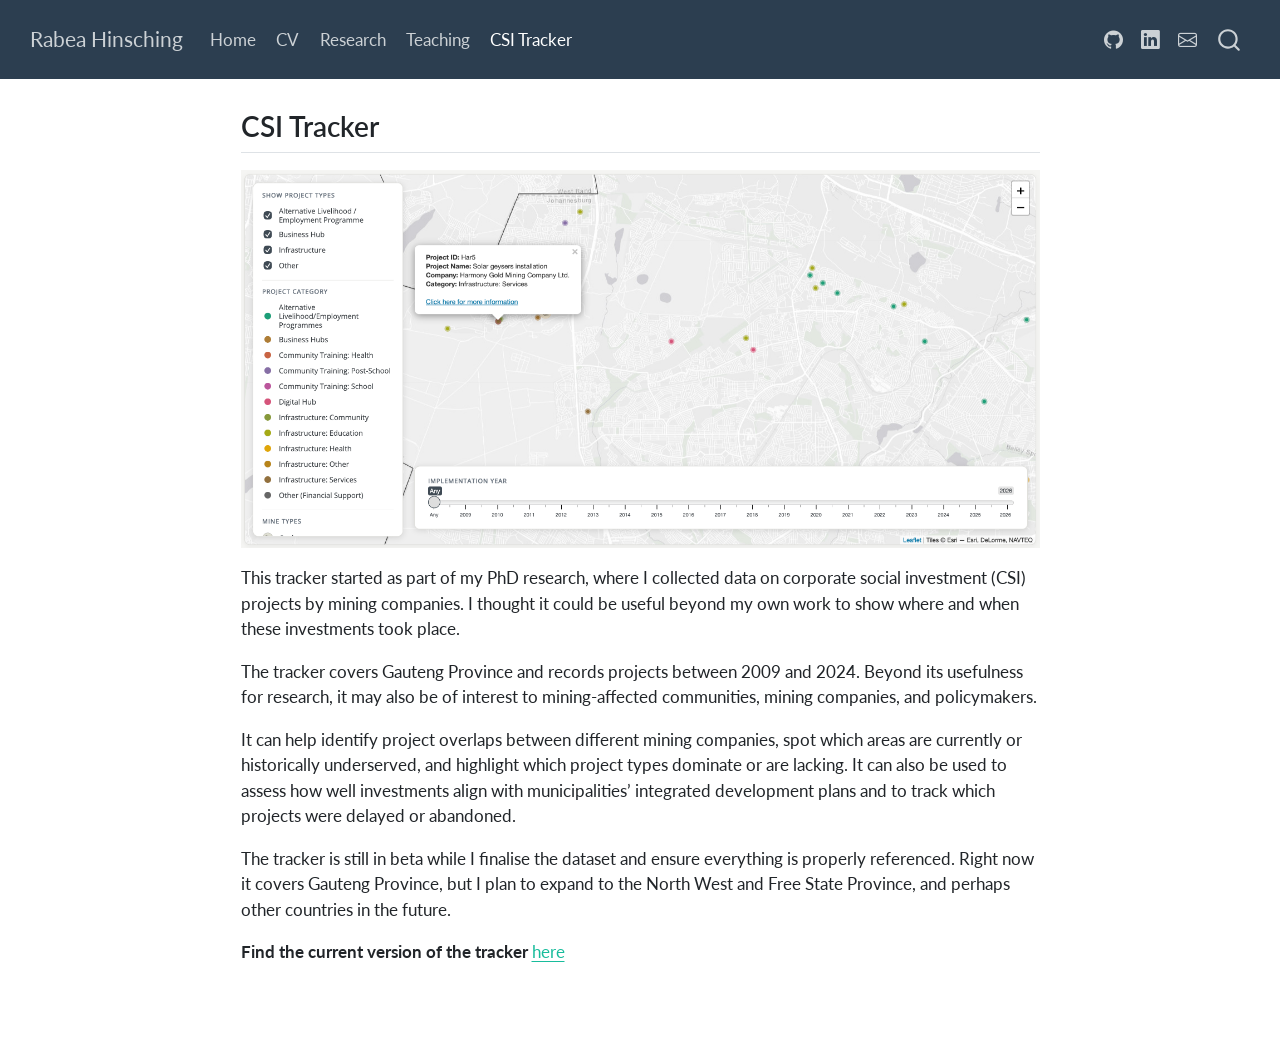
<file: docs/tracker.html>
<!DOCTYPE html>
<html xmlns="http://www.w3.org/1999/xhtml" lang="en" xml:lang="en"><head>

<meta charset="utf-8">
<meta name="generator" content="quarto-1.8.27">

<meta name="viewport" content="width=device-width, initial-scale=1.0, user-scalable=yes">


<title>tracker – Rabea Hinsching</title>
<style>
code{white-space: pre-wrap;}
span.smallcaps{font-variant: small-caps;}
div.columns{display: flex; gap: min(4vw, 1.5em);}
div.column{flex: auto; overflow-x: auto;}
div.hanging-indent{margin-left: 1.5em; text-indent: -1.5em;}
ul.task-list{list-style: none;}
ul.task-list li input[type="checkbox"] {
  width: 0.8em;
  margin: 0 0.8em 0.2em -1em; /* quarto-specific, see https://github.com/quarto-dev/quarto-cli/issues/4556 */ 
  vertical-align: middle;
}
</style>


<script src="site_libs/quarto-nav/quarto-nav.js"></script>
<script src="site_libs/quarto-nav/headroom.min.js"></script>
<script src="site_libs/clipboard/clipboard.min.js"></script>
<script src="site_libs/quarto-search/autocomplete.umd.js"></script>
<script src="site_libs/quarto-search/fuse.min.js"></script>
<script src="site_libs/quarto-search/quarto-search.js"></script>
<meta name="quarto:offset" content="./">
<script src="site_libs/quarto-html/quarto.js" type="module"></script>
<script src="site_libs/quarto-html/tabsets/tabsets.js" type="module"></script>
<script src="site_libs/quarto-html/axe/axe-check.js" type="module"></script>
<script src="site_libs/quarto-html/popper.min.js"></script>
<script src="site_libs/quarto-html/tippy.umd.min.js"></script>
<script src="site_libs/quarto-html/anchor.min.js"></script>
<link href="site_libs/quarto-html/tippy.css" rel="stylesheet">
<link href="site_libs/quarto-html/quarto-syntax-highlighting-ed96de9b727972fe78a7b5d16c58bf87.css" rel="stylesheet" id="quarto-text-highlighting-styles">
<script src="site_libs/bootstrap/bootstrap.min.js"></script>
<link href="site_libs/bootstrap/bootstrap-icons.css" rel="stylesheet">
<link href="site_libs/bootstrap/bootstrap-f93c2b1f3f0577f377aefa4848a86a36.min.css" rel="stylesheet" append-hash="true" id="quarto-bootstrap" data-mode="light">
<script id="quarto-search-options" type="application/json">{
  "location": "navbar",
  "copy-button": false,
  "collapse-after": 3,
  "panel-placement": "end",
  "type": "overlay",
  "limit": 50,
  "keyboard-shortcut": [
    "f",
    "/",
    "s"
  ],
  "show-item-context": false,
  "language": {
    "search-no-results-text": "No results",
    "search-matching-documents-text": "matching documents",
    "search-copy-link-title": "Copy link to search",
    "search-hide-matches-text": "Hide additional matches",
    "search-more-match-text": "more match in this document",
    "search-more-matches-text": "more matches in this document",
    "search-clear-button-title": "Clear",
    "search-text-placeholder": "",
    "search-detached-cancel-button-title": "Cancel",
    "search-submit-button-title": "Submit",
    "search-label": "Search"
  }
}</script>


<link rel="stylesheet" href="styles.css">
</head>

<body class="nav-fixed fullcontent quarto-light">

<div id="quarto-search-results"></div>
  <header id="quarto-header" class="headroom fixed-top">
    <nav class="navbar navbar-expand-lg " data-bs-theme="dark">
      <div class="navbar-container container-fluid">
      <div class="navbar-brand-container mx-auto">
    <a class="navbar-brand" href="./index.html">
    <span class="navbar-title">Rabea Hinsching</span>
    </a>
  </div>
            <div id="quarto-search" class="" title="Search"></div>
          <button class="navbar-toggler" type="button" data-bs-toggle="collapse" data-bs-target="#navbarCollapse" aria-controls="navbarCollapse" role="menu" aria-expanded="false" aria-label="Toggle navigation" onclick="if (window.quartoToggleHeadroom) { window.quartoToggleHeadroom(); }">
  <span class="navbar-toggler-icon"></span>
</button>
          <div class="collapse navbar-collapse" id="navbarCollapse">
            <ul class="navbar-nav navbar-nav-scroll me-auto">
  <li class="nav-item">
    <a class="nav-link" href="./index.html"> 
<span class="menu-text">Home</span></a>
  </li>  
  <li class="nav-item">
    <a class="nav-link" href="./cv.html"> 
<span class="menu-text">CV</span></a>
  </li>  
  <li class="nav-item">
    <a class="nav-link" href="./research.html"> 
<span class="menu-text">Research</span></a>
  </li>  
  <li class="nav-item">
    <a class="nav-link" href="./teaching.html"> 
<span class="menu-text">Teaching</span></a>
  </li>  
  <li class="nav-item">
    <a class="nav-link active" href="./tracker.html" aria-current="page"> 
<span class="menu-text">CSI Tracker</span></a>
  </li>  
</ul>
            <ul class="navbar-nav navbar-nav-scroll ms-auto">
  <li class="nav-item compact">
    <a class="nav-link" href="https://github.com/rabeahinsching"> <i class="bi bi-github" role="img">
</i> 
<span class="menu-text"></span></a>
  </li>  
  <li class="nav-item compact">
    <a class="nav-link" href="https://www.linkedin.com/in/rabea-hinsching-03a186157"> <i class="bi bi-linkedin" role="img">
</i> 
<span class="menu-text"></span></a>
  </li>  
  <li class="nav-item compact">
    <a class="nav-link" href="mailto:r.hinsching@uea.ac.uk"> <i class="bi bi-envelope" role="img">
</i> 
<span class="menu-text"></span></a>
  </li>  
</ul>
          </div> <!-- /navcollapse -->
            <div class="quarto-navbar-tools">
</div>
      </div> <!-- /container-fluid -->
    </nav>
</header>
<!-- content -->
<div id="quarto-content" class="quarto-container page-columns page-rows-contents page-layout-article page-navbar">
<!-- sidebar -->
<!-- margin-sidebar -->
    
<!-- main -->
<main class="content" id="quarto-document-content"><header id="title-block-header" class="quarto-title-block"></header>




<section id="csi-tracker" class="level2">
<h2 class="anchored" data-anchor-id="csi-tracker">CSI Tracker</h2>
<p><img src="images/tracker_new.png" class="img-fluid" width="820"></p>
<p>This tracker started as part of my PhD research, where I collected data on corporate social investment (CSI) projects by mining companies. I thought it could be useful beyond my own work to show where and when these investments took place.</p>
<p>The tracker covers Gauteng Province and records projects between 2009 and 2024. Beyond its usefulness for research, it may also be of interest to mining-affected communities, mining companies, and policymakers.</p>
<p>It can help identify project overlaps between different mining companies, spot which areas are currently or historically underserved, and highlight which project types dominate or are lacking. It can also be used to assess how well investments align with municipalities’ integrated development plans and to track which projects were delayed or abandoned.</p>
<p>The tracker is still in beta while I finalise the dataset and ensure everything is properly referenced. Right now it covers Gauteng Province, but I plan to expand to the North West and Free State Province, and perhaps other countries in the future.</p>
<p><strong>Find the current version of the tracker <a href="https://rhinsching.shinyapps.io/project_webpage/" target="_blank">here</a></strong></p>


</section>

</main> <!-- /main -->
<script id="quarto-html-after-body" type="application/javascript">
  window.document.addEventListener("DOMContentLoaded", function (event) {
    const icon = "";
    const anchorJS = new window.AnchorJS();
    anchorJS.options = {
      placement: 'right',
      icon: icon
    };
    anchorJS.add('.anchored');
    const isCodeAnnotation = (el) => {
      for (const clz of el.classList) {
        if (clz.startsWith('code-annotation-')) {                     
          return true;
        }
      }
      return false;
    }
    const onCopySuccess = function(e) {
      // button target
      const button = e.trigger;
      // don't keep focus
      button.blur();
      // flash "checked"
      button.classList.add('code-copy-button-checked');
      var currentTitle = button.getAttribute("title");
      button.setAttribute("title", "Copied!");
      let tooltip;
      if (window.bootstrap) {
        button.setAttribute("data-bs-toggle", "tooltip");
        button.setAttribute("data-bs-placement", "left");
        button.setAttribute("data-bs-title", "Copied!");
        tooltip = new bootstrap.Tooltip(button, 
          { trigger: "manual", 
            customClass: "code-copy-button-tooltip",
            offset: [0, -8]});
        tooltip.show();    
      }
      setTimeout(function() {
        if (tooltip) {
          tooltip.hide();
          button.removeAttribute("data-bs-title");
          button.removeAttribute("data-bs-toggle");
          button.removeAttribute("data-bs-placement");
        }
        button.setAttribute("title", currentTitle);
        button.classList.remove('code-copy-button-checked');
      }, 1000);
      // clear code selection
      e.clearSelection();
    }
    const getTextToCopy = function(trigger) {
      const outerScaffold = trigger.parentElement.cloneNode(true);
      const codeEl = outerScaffold.querySelector('code');
      for (const childEl of codeEl.children) {
        if (isCodeAnnotation(childEl)) {
          childEl.remove();
        }
      }
      return codeEl.innerText;
    }
    const clipboard = new window.ClipboardJS('.code-copy-button:not([data-in-quarto-modal])', {
      text: getTextToCopy
    });
    clipboard.on('success', onCopySuccess);
    if (window.document.getElementById('quarto-embedded-source-code-modal')) {
      const clipboardModal = new window.ClipboardJS('.code-copy-button[data-in-quarto-modal]', {
        text: getTextToCopy,
        container: window.document.getElementById('quarto-embedded-source-code-modal')
      });
      clipboardModal.on('success', onCopySuccess);
    }
      var localhostRegex = new RegExp(/^(?:http|https):\/\/localhost\:?[0-9]*\//);
      var mailtoRegex = new RegExp(/^mailto:/);
        var filterRegex = new RegExp("https:\/\/rabeahinsching\.github\.io\/");
      var isInternal = (href) => {
          return filterRegex.test(href) || localhostRegex.test(href) || mailtoRegex.test(href);
      }
      // Inspect non-navigation links and adorn them if external
     var links = window.document.querySelectorAll('a[href]:not(.nav-link):not(.navbar-brand):not(.toc-action):not(.sidebar-link):not(.sidebar-item-toggle):not(.pagination-link):not(.no-external):not([aria-hidden]):not(.dropdown-item):not(.quarto-navigation-tool):not(.about-link)');
      for (var i=0; i<links.length; i++) {
        const link = links[i];
        if (!isInternal(link.href)) {
          // undo the damage that might have been done by quarto-nav.js in the case of
          // links that we want to consider external
          if (link.dataset.originalHref !== undefined) {
            link.href = link.dataset.originalHref;
          }
        }
      }
    function tippyHover(el, contentFn, onTriggerFn, onUntriggerFn) {
      const config = {
        allowHTML: true,
        maxWidth: 500,
        delay: 100,
        arrow: false,
        appendTo: function(el) {
            return el.parentElement;
        },
        interactive: true,
        interactiveBorder: 10,
        theme: 'quarto',
        placement: 'bottom-start',
      };
      if (contentFn) {
        config.content = contentFn;
      }
      if (onTriggerFn) {
        config.onTrigger = onTriggerFn;
      }
      if (onUntriggerFn) {
        config.onUntrigger = onUntriggerFn;
      }
      window.tippy(el, config); 
    }
    const noterefs = window.document.querySelectorAll('a[role="doc-noteref"]');
    for (var i=0; i<noterefs.length; i++) {
      const ref = noterefs[i];
      tippyHover(ref, function() {
        // use id or data attribute instead here
        let href = ref.getAttribute('data-footnote-href') || ref.getAttribute('href');
        try { href = new URL(href).hash; } catch {}
        const id = href.replace(/^#\/?/, "");
        const note = window.document.getElementById(id);
        if (note) {
          return note.innerHTML;
        } else {
          return "";
        }
      });
    }
    const xrefs = window.document.querySelectorAll('a.quarto-xref');
    const processXRef = (id, note) => {
      // Strip column container classes
      const stripColumnClz = (el) => {
        el.classList.remove("page-full", "page-columns");
        if (el.children) {
          for (const child of el.children) {
            stripColumnClz(child);
          }
        }
      }
      stripColumnClz(note)
      if (id === null || id.startsWith('sec-')) {
        // Special case sections, only their first couple elements
        const container = document.createElement("div");
        if (note.children && note.children.length > 2) {
          container.appendChild(note.children[0].cloneNode(true));
          for (let i = 1; i < note.children.length; i++) {
            const child = note.children[i];
            if (child.tagName === "P" && child.innerText === "") {
              continue;
            } else {
              container.appendChild(child.cloneNode(true));
              break;
            }
          }
          if (window.Quarto?.typesetMath) {
            window.Quarto.typesetMath(container);
          }
          return container.innerHTML
        } else {
          if (window.Quarto?.typesetMath) {
            window.Quarto.typesetMath(note);
          }
          return note.innerHTML;
        }
      } else {
        // Remove any anchor links if they are present
        const anchorLink = note.querySelector('a.anchorjs-link');
        if (anchorLink) {
          anchorLink.remove();
        }
        if (window.Quarto?.typesetMath) {
          window.Quarto.typesetMath(note);
        }
        if (note.classList.contains("callout")) {
          return note.outerHTML;
        } else {
          return note.innerHTML;
        }
      }
    }
    for (var i=0; i<xrefs.length; i++) {
      const xref = xrefs[i];
      tippyHover(xref, undefined, function(instance) {
        instance.disable();
        let url = xref.getAttribute('href');
        let hash = undefined; 
        if (url.startsWith('#')) {
          hash = url;
        } else {
          try { hash = new URL(url).hash; } catch {}
        }
        if (hash) {
          const id = hash.replace(/^#\/?/, "");
          const note = window.document.getElementById(id);
          if (note !== null) {
            try {
              const html = processXRef(id, note.cloneNode(true));
              instance.setContent(html);
            } finally {
              instance.enable();
              instance.show();
            }
          } else {
            // See if we can fetch this
            fetch(url.split('#')[0])
            .then(res => res.text())
            .then(html => {
              const parser = new DOMParser();
              const htmlDoc = parser.parseFromString(html, "text/html");
              const note = htmlDoc.getElementById(id);
              if (note !== null) {
                const html = processXRef(id, note);
                instance.setContent(html);
              } 
            }).finally(() => {
              instance.enable();
              instance.show();
            });
          }
        } else {
          // See if we can fetch a full url (with no hash to target)
          // This is a special case and we should probably do some content thinning / targeting
          fetch(url)
          .then(res => res.text())
          .then(html => {
            const parser = new DOMParser();
            const htmlDoc = parser.parseFromString(html, "text/html");
            const note = htmlDoc.querySelector('main.content');
            if (note !== null) {
              // This should only happen for chapter cross references
              // (since there is no id in the URL)
              // remove the first header
              if (note.children.length > 0 && note.children[0].tagName === "HEADER") {
                note.children[0].remove();
              }
              const html = processXRef(null, note);
              instance.setContent(html);
            } 
          }).finally(() => {
            instance.enable();
            instance.show();
          });
        }
      }, function(instance) {
      });
    }
        let selectedAnnoteEl;
        const selectorForAnnotation = ( cell, annotation) => {
          let cellAttr = 'data-code-cell="' + cell + '"';
          let lineAttr = 'data-code-annotation="' +  annotation + '"';
          const selector = 'span[' + cellAttr + '][' + lineAttr + ']';
          return selector;
        }
        const selectCodeLines = (annoteEl) => {
          const doc = window.document;
          const targetCell = annoteEl.getAttribute("data-target-cell");
          const targetAnnotation = annoteEl.getAttribute("data-target-annotation");
          const annoteSpan = window.document.querySelector(selectorForAnnotation(targetCell, targetAnnotation));
          const lines = annoteSpan.getAttribute("data-code-lines").split(",");
          const lineIds = lines.map((line) => {
            return targetCell + "-" + line;
          })
          let top = null;
          let height = null;
          let parent = null;
          if (lineIds.length > 0) {
              //compute the position of the single el (top and bottom and make a div)
              const el = window.document.getElementById(lineIds[0]);
              top = el.offsetTop;
              height = el.offsetHeight;
              parent = el.parentElement.parentElement;
            if (lineIds.length > 1) {
              const lastEl = window.document.getElementById(lineIds[lineIds.length - 1]);
              const bottom = lastEl.offsetTop + lastEl.offsetHeight;
              height = bottom - top;
            }
            if (top !== null && height !== null && parent !== null) {
              // cook up a div (if necessary) and position it 
              let div = window.document.getElementById("code-annotation-line-highlight");
              if (div === null) {
                div = window.document.createElement("div");
                div.setAttribute("id", "code-annotation-line-highlight");
                div.style.position = 'absolute';
                parent.appendChild(div);
              }
              div.style.top = top - 2 + "px";
              div.style.height = height + 4 + "px";
              div.style.left = 0;
              let gutterDiv = window.document.getElementById("code-annotation-line-highlight-gutter");
              if (gutterDiv === null) {
                gutterDiv = window.document.createElement("div");
                gutterDiv.setAttribute("id", "code-annotation-line-highlight-gutter");
                gutterDiv.style.position = 'absolute';
                const codeCell = window.document.getElementById(targetCell);
                const gutter = codeCell.querySelector('.code-annotation-gutter');
                gutter.appendChild(gutterDiv);
              }
              gutterDiv.style.top = top - 2 + "px";
              gutterDiv.style.height = height + 4 + "px";
            }
            selectedAnnoteEl = annoteEl;
          }
        };
        const unselectCodeLines = () => {
          const elementsIds = ["code-annotation-line-highlight", "code-annotation-line-highlight-gutter"];
          elementsIds.forEach((elId) => {
            const div = window.document.getElementById(elId);
            if (div) {
              div.remove();
            }
          });
          selectedAnnoteEl = undefined;
        };
          // Handle positioning of the toggle
      window.addEventListener(
        "resize",
        throttle(() => {
          elRect = undefined;
          if (selectedAnnoteEl) {
            selectCodeLines(selectedAnnoteEl);
          }
        }, 10)
      );
      function throttle(fn, ms) {
      let throttle = false;
      let timer;
        return (...args) => {
          if(!throttle) { // first call gets through
              fn.apply(this, args);
              throttle = true;
          } else { // all the others get throttled
              if(timer) clearTimeout(timer); // cancel #2
              timer = setTimeout(() => {
                fn.apply(this, args);
                timer = throttle = false;
              }, ms);
          }
        };
      }
        // Attach click handler to the DT
        const annoteDls = window.document.querySelectorAll('dt[data-target-cell]');
        for (const annoteDlNode of annoteDls) {
          annoteDlNode.addEventListener('click', (event) => {
            const clickedEl = event.target;
            if (clickedEl !== selectedAnnoteEl) {
              unselectCodeLines();
              const activeEl = window.document.querySelector('dt[data-target-cell].code-annotation-active');
              if (activeEl) {
                activeEl.classList.remove('code-annotation-active');
              }
              selectCodeLines(clickedEl);
              clickedEl.classList.add('code-annotation-active');
            } else {
              // Unselect the line
              unselectCodeLines();
              clickedEl.classList.remove('code-annotation-active');
            }
          });
        }
    const findCites = (el) => {
      const parentEl = el.parentElement;
      if (parentEl) {
        const cites = parentEl.dataset.cites;
        if (cites) {
          return {
            el,
            cites: cites.split(' ')
          };
        } else {
          return findCites(el.parentElement)
        }
      } else {
        return undefined;
      }
    };
    var bibliorefs = window.document.querySelectorAll('a[role="doc-biblioref"]');
    for (var i=0; i<bibliorefs.length; i++) {
      const ref = bibliorefs[i];
      const citeInfo = findCites(ref);
      if (citeInfo) {
        tippyHover(citeInfo.el, function() {
          var popup = window.document.createElement('div');
          citeInfo.cites.forEach(function(cite) {
            var citeDiv = window.document.createElement('div');
            citeDiv.classList.add('hanging-indent');
            citeDiv.classList.add('csl-entry');
            var biblioDiv = window.document.getElementById('ref-' + cite);
            if (biblioDiv) {
              citeDiv.innerHTML = biblioDiv.innerHTML;
            }
            popup.appendChild(citeDiv);
          });
          return popup.innerHTML;
        });
      }
    }
  });
  </script>
</div> <!-- /content -->




</body></html>
</file>
<file: docs/site_libs/quarto-html/tippy.css>
.tippy-box[data-animation=fade][data-state=hidden]{opacity:0}[data-tippy-root]{max-width:calc(100vw - 10px)}.tippy-box{position:relative;background-color:#333;color:#fff;border-radius:4px;font-size:14px;line-height:1.4;white-space:normal;outline:0;transition-property:transform,visibility,opacity}.tippy-box[data-placement^=top]>.tippy-arrow{bottom:0}.tippy-box[data-placement^=top]>.tippy-arrow:before{bottom:-7px;left:0;border-width:8px 8px 0;border-top-color:initial;transform-origin:center top}.tippy-box[data-placement^=bottom]>.tippy-arrow{top:0}.tippy-box[data-placement^=bottom]>.tippy-arrow:before{top:-7px;left:0;border-width:0 8px 8px;border-bottom-color:initial;transform-origin:center bottom}.tippy-box[data-placement^=left]>.tippy-arrow{right:0}.tippy-box[data-placement^=left]>.tippy-arrow:before{border-width:8px 0 8px 8px;border-left-color:initial;right:-7px;transform-origin:center left}.tippy-box[data-placement^=right]>.tippy-arrow{left:0}.tippy-box[data-placement^=right]>.tippy-arrow:before{left:-7px;border-width:8px 8px 8px 0;border-right-color:initial;transform-origin:center right}.tippy-box[data-inertia][data-state=visible]{transition-timing-function:cubic-bezier(.54,1.5,.38,1.11)}.tippy-arrow{width:16px;height:16px;color:#333}.tippy-arrow:before{content:"";position:absolute;border-color:transparent;border-style:solid}.tippy-content{position:relative;padding:5px 9px;z-index:1}
</file>
<file: docs/site_libs/quarto-html/quarto-syntax-highlighting-ed96de9b727972fe78a7b5d16c58bf87.css>
/* quarto syntax highlight colors */
:root {
  --quarto-hl-ot-color: #003B4F;
  --quarto-hl-at-color: #657422;
  --quarto-hl-ss-color: #20794D;
  --quarto-hl-an-color: #5E5E5E;
  --quarto-hl-fu-color: #4758AB;
  --quarto-hl-st-color: #20794D;
  --quarto-hl-cf-color: #003B4F;
  --quarto-hl-op-color: #5E5E5E;
  --quarto-hl-er-color: #AD0000;
  --quarto-hl-bn-color: #AD0000;
  --quarto-hl-al-color: #AD0000;
  --quarto-hl-va-color: #111111;
  --quarto-hl-bu-color: inherit;
  --quarto-hl-ex-color: inherit;
  --quarto-hl-pp-color: #AD0000;
  --quarto-hl-in-color: #5E5E5E;
  --quarto-hl-vs-color: #20794D;
  --quarto-hl-wa-color: #5E5E5E;
  --quarto-hl-do-color: #5E5E5E;
  --quarto-hl-im-color: #00769E;
  --quarto-hl-ch-color: #20794D;
  --quarto-hl-dt-color: #AD0000;
  --quarto-hl-fl-color: #AD0000;
  --quarto-hl-co-color: #5E5E5E;
  --quarto-hl-cv-color: #5E5E5E;
  --quarto-hl-cn-color: #8f5902;
  --quarto-hl-sc-color: #5E5E5E;
  --quarto-hl-dv-color: #AD0000;
  --quarto-hl-kw-color: #003B4F;
}

/* other quarto variables */
:root {
  --quarto-font-monospace: SFMono-Regular, Menlo, Monaco, Consolas, "Liberation Mono", "Courier New", monospace;
}

/* syntax highlight based on Pandoc's rules */
pre > code.sourceCode > span {
  color: #003B4F;
}

code.sourceCode > span {
  color: #003B4F;
}

div.sourceCode,
div.sourceCode pre.sourceCode {
  color: #003B4F;
}

/* Normal */
code span {
  color: #003B4F;
}

/* Alert */
code span.al {
  color: #AD0000;
  font-style: inherit;
}

/* Annotation */
code span.an {
  color: #5E5E5E;
  font-style: inherit;
}

/* Attribute */
code span.at {
  color: #657422;
  font-style: inherit;
}

/* BaseN */
code span.bn {
  color: #AD0000;
  font-style: inherit;
}

/* BuiltIn */
code span.bu {
  font-style: inherit;
}

/* ControlFlow */
code span.cf {
  color: #003B4F;
  font-weight: bold;
  font-style: inherit;
}

/* Char */
code span.ch {
  color: #20794D;
  font-style: inherit;
}

/* Constant */
code span.cn {
  color: #8f5902;
  font-style: inherit;
}

/* Comment */
code span.co {
  color: #5E5E5E;
  font-style: inherit;
}

/* CommentVar */
code span.cv {
  color: #5E5E5E;
  font-style: italic;
}

/* Documentation */
code span.do {
  color: #5E5E5E;
  font-style: italic;
}

/* DataType */
code span.dt {
  color: #AD0000;
  font-style: inherit;
}

/* DecVal */
code span.dv {
  color: #AD0000;
  font-style: inherit;
}

/* Error */
code span.er {
  color: #AD0000;
  font-style: inherit;
}

/* Extension */
code span.ex {
  font-style: inherit;
}

/* Float */
code span.fl {
  color: #AD0000;
  font-style: inherit;
}

/* Function */
code span.fu {
  color: #4758AB;
  font-style: inherit;
}

/* Import */
code span.im {
  color: #00769E;
  font-style: inherit;
}

/* Information */
code span.in {
  color: #5E5E5E;
  font-style: inherit;
}

/* Keyword */
code span.kw {
  color: #003B4F;
  font-weight: bold;
  font-style: inherit;
}

/* Operator */
code span.op {
  color: #5E5E5E;
  font-style: inherit;
}

/* Other */
code span.ot {
  color: #003B4F;
  font-style: inherit;
}

/* Preprocessor */
code span.pp {
  color: #AD0000;
  font-style: inherit;
}

/* SpecialChar */
code span.sc {
  color: #5E5E5E;
  font-style: inherit;
}

/* SpecialString */
code span.ss {
  color: #20794D;
  font-style: inherit;
}

/* String */
code span.st {
  color: #20794D;
  font-style: inherit;
}

/* Variable */
code span.va {
  color: #111111;
  font-style: inherit;
}

/* VerbatimString */
code span.vs {
  color: #20794D;
  font-style: inherit;
}

/* Warning */
code span.wa {
  color: #5E5E5E;
  font-style: italic;
}

.prevent-inlining {
  content: "</";
}

/*# sourceMappingURL=0920dd6d7437995b8cdf7429764427b1.css.map */
</file>
<file: docs/styles.css>
/* css styles */
.quarto-title-block {
  display: none !important;
}

.paper-container {
  display: flex;
  align-items: center;
  gap: 25px;
  margin-bottom: 40px;
}

.paper-image {
  flex: 0 0 35%;
}

.paper-image img {
  width: 100%;
  height: 250px;
  object-fit: cover;
  border-radius: 6px;
}

.paper-content {
  flex: 1;
  min-width: 0;
}

.paper-content h3 {
  margin-top: 0;
  margin-bottom: 15px;
}

@media (max-width: 768px) {
  .paper-container {
    flex-direction: column;
  }

  .paper-image {
    width: 100%;
  }

  .paper-image img {
    height: 220px;
  }
}

.abstract-modal {
  display: none;
  position: fixed;
  z-index: 9999;
  inset: 0;
  background: rgba(0, 0, 0, 0.5);
  align-items: center;
  justify-content: center;
  padding: 20px;
}

.abstract-modal:target {
  display: flex;
}

.abstract-content {
  position: relative;
  background: white;
  padding: 35px;
  max-width: 700px;
  width: 100%;
  max-height: 80vh;
  overflow-y: auto;
  border-radius: 8px;
}

.abstract-close {
  position: absolute;
  top: 10px;
  right: 15px;
  font-size: 28px;
  border: none;
  background: none;
  cursor: pointer;
}

.abstract-close::after {
  content: "×";
}

/* Teaching page: give the text more room */
/* Teaching page layout */
.teaching-page .paper-container {
display: flex;
align-items: flex-start;
gap: 20px;
}

.teaching-page .paper-image {
flex: 0 0 100px;
width: 100px;
display: flex;
justify-content: center;
align-items: center;
}

.teaching-page .paper-image img {
max-width: 100%;
height: auto;
object-fit: contain;
}

.teaching-page .paper-content {
flex: 1;
min-width: 0;
}
</file>
